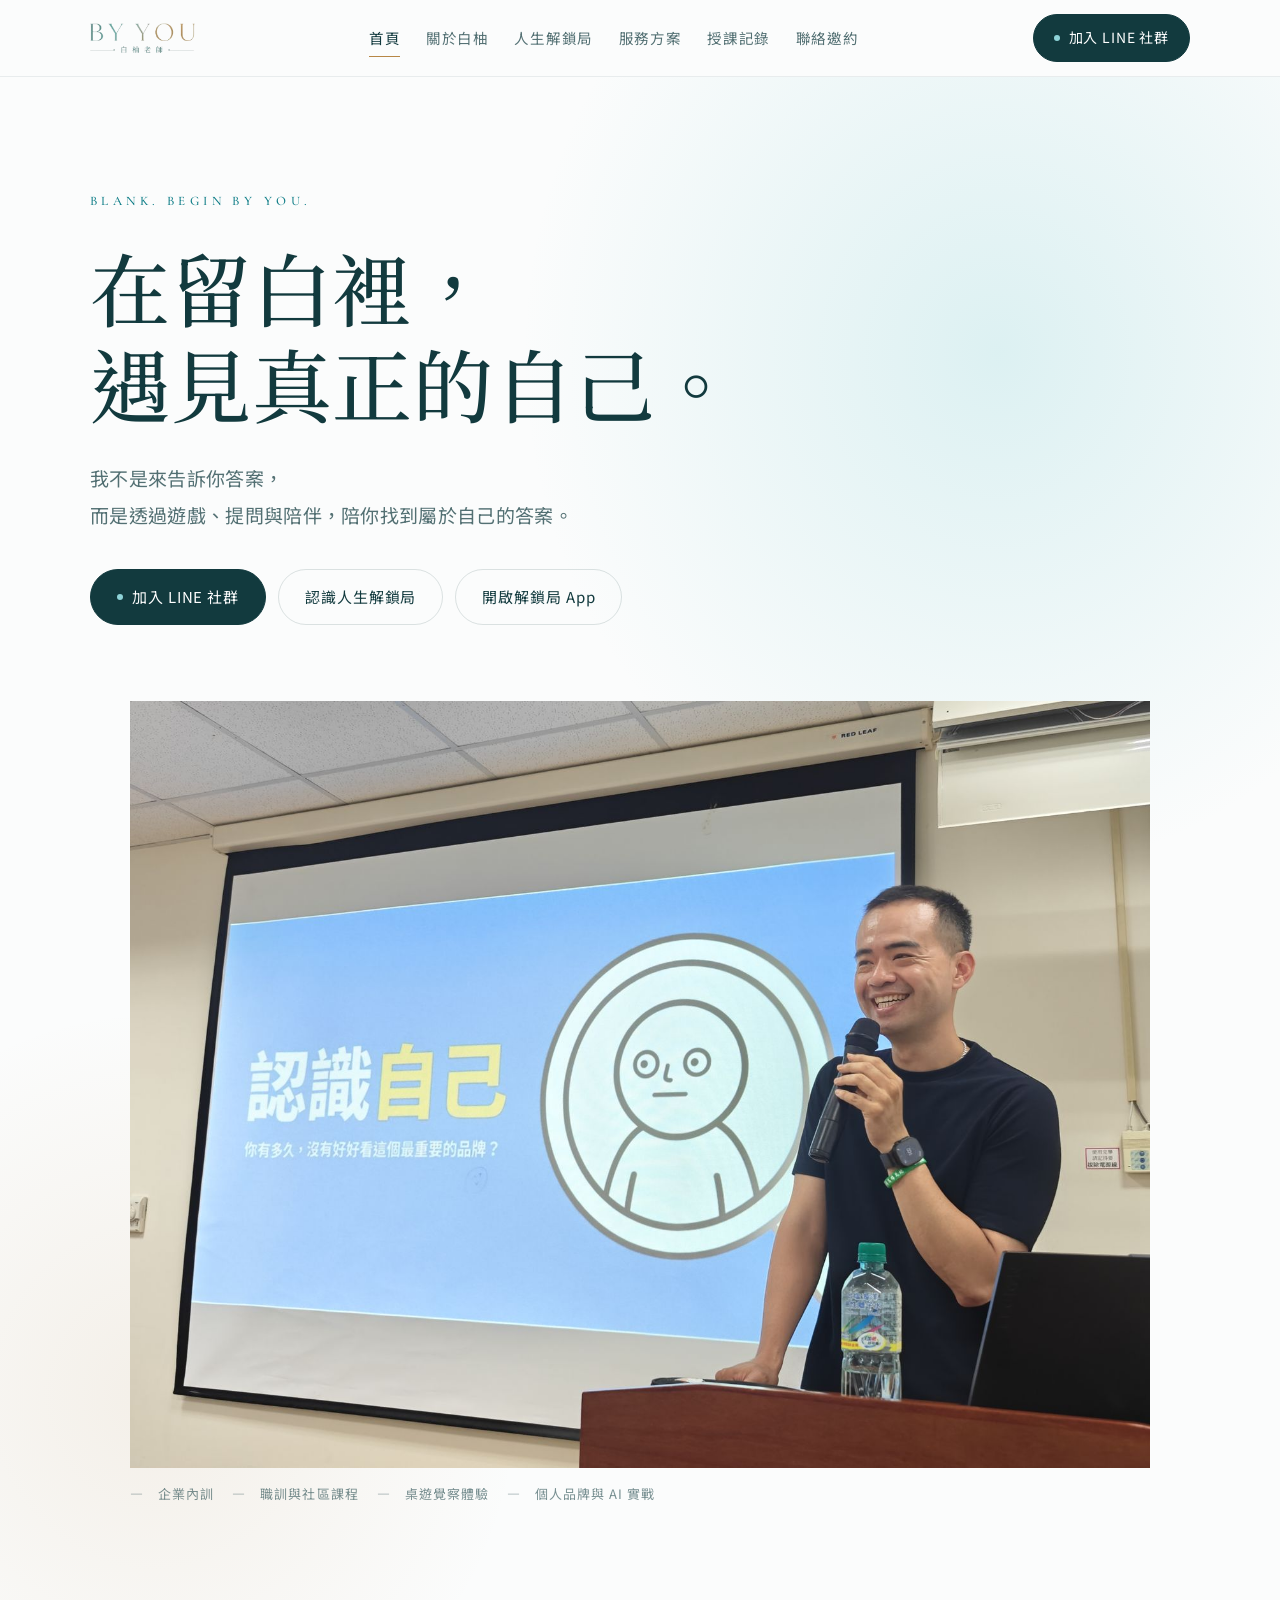
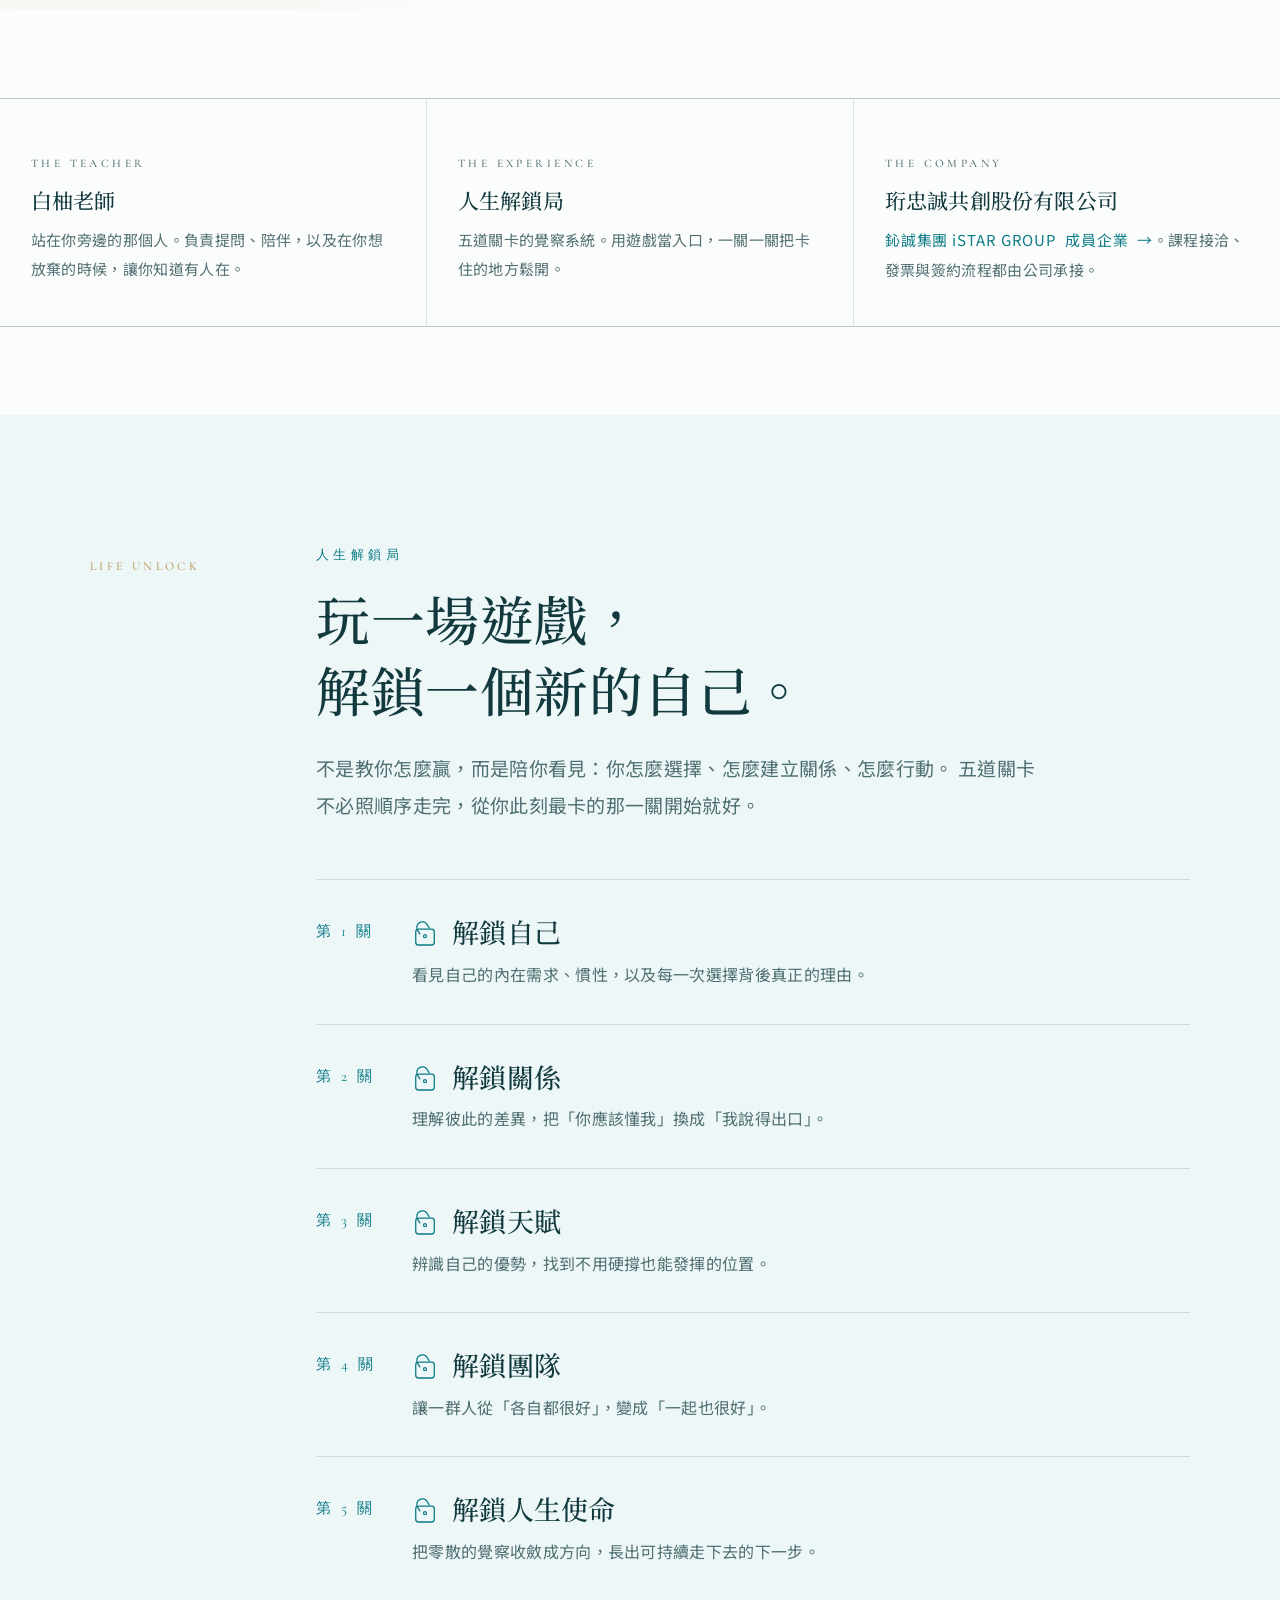
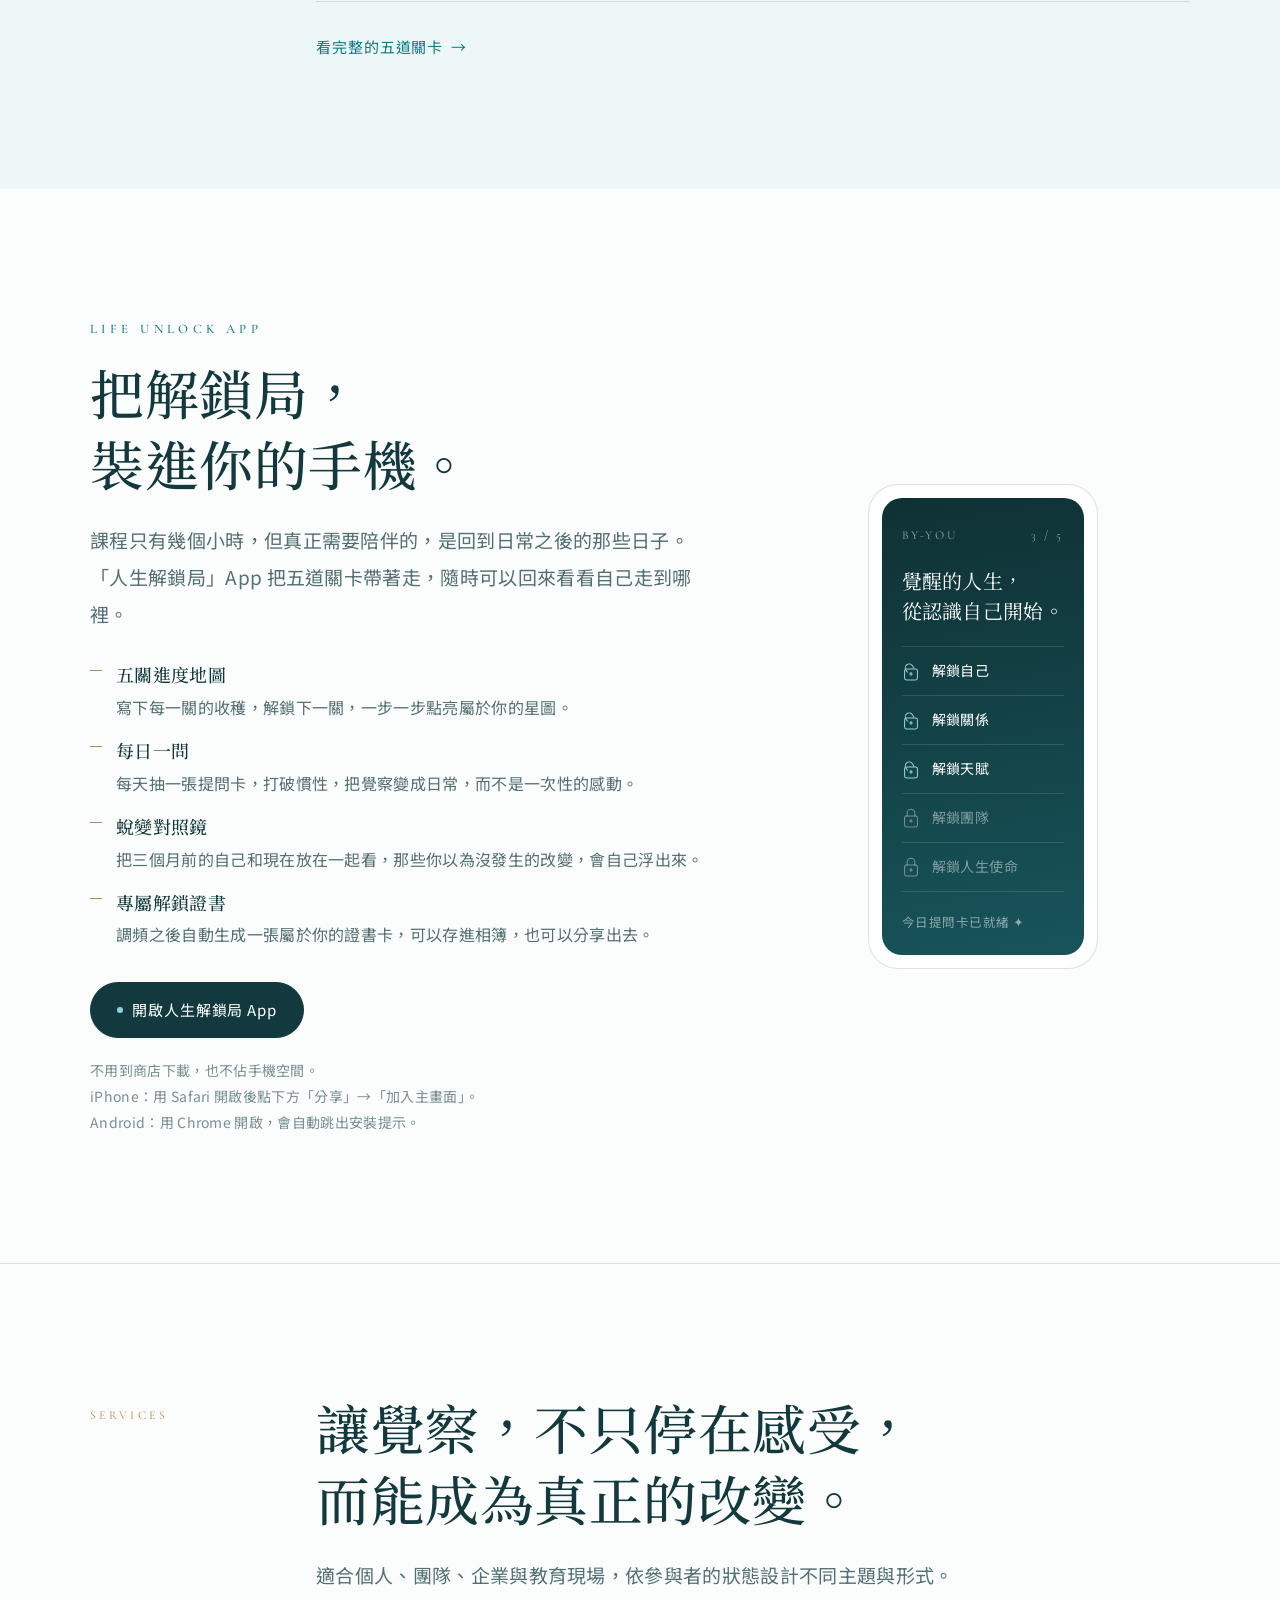
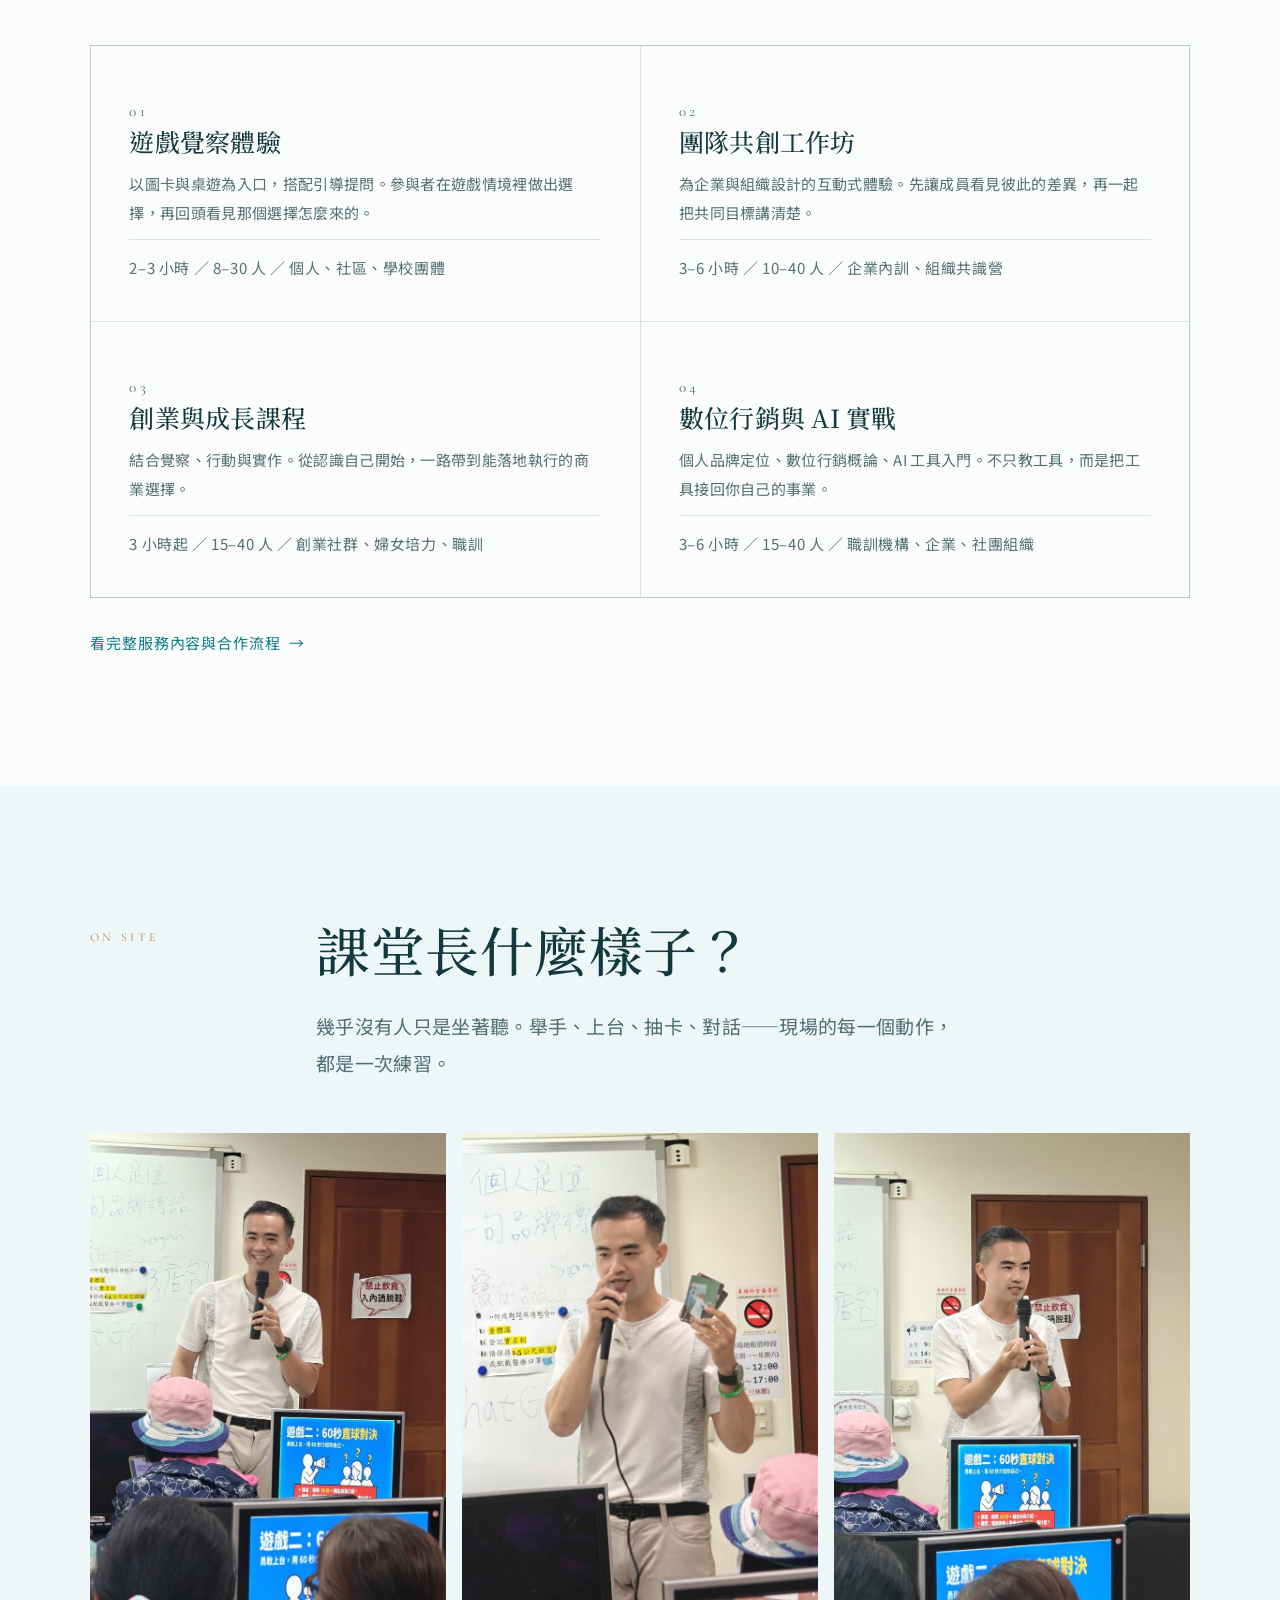
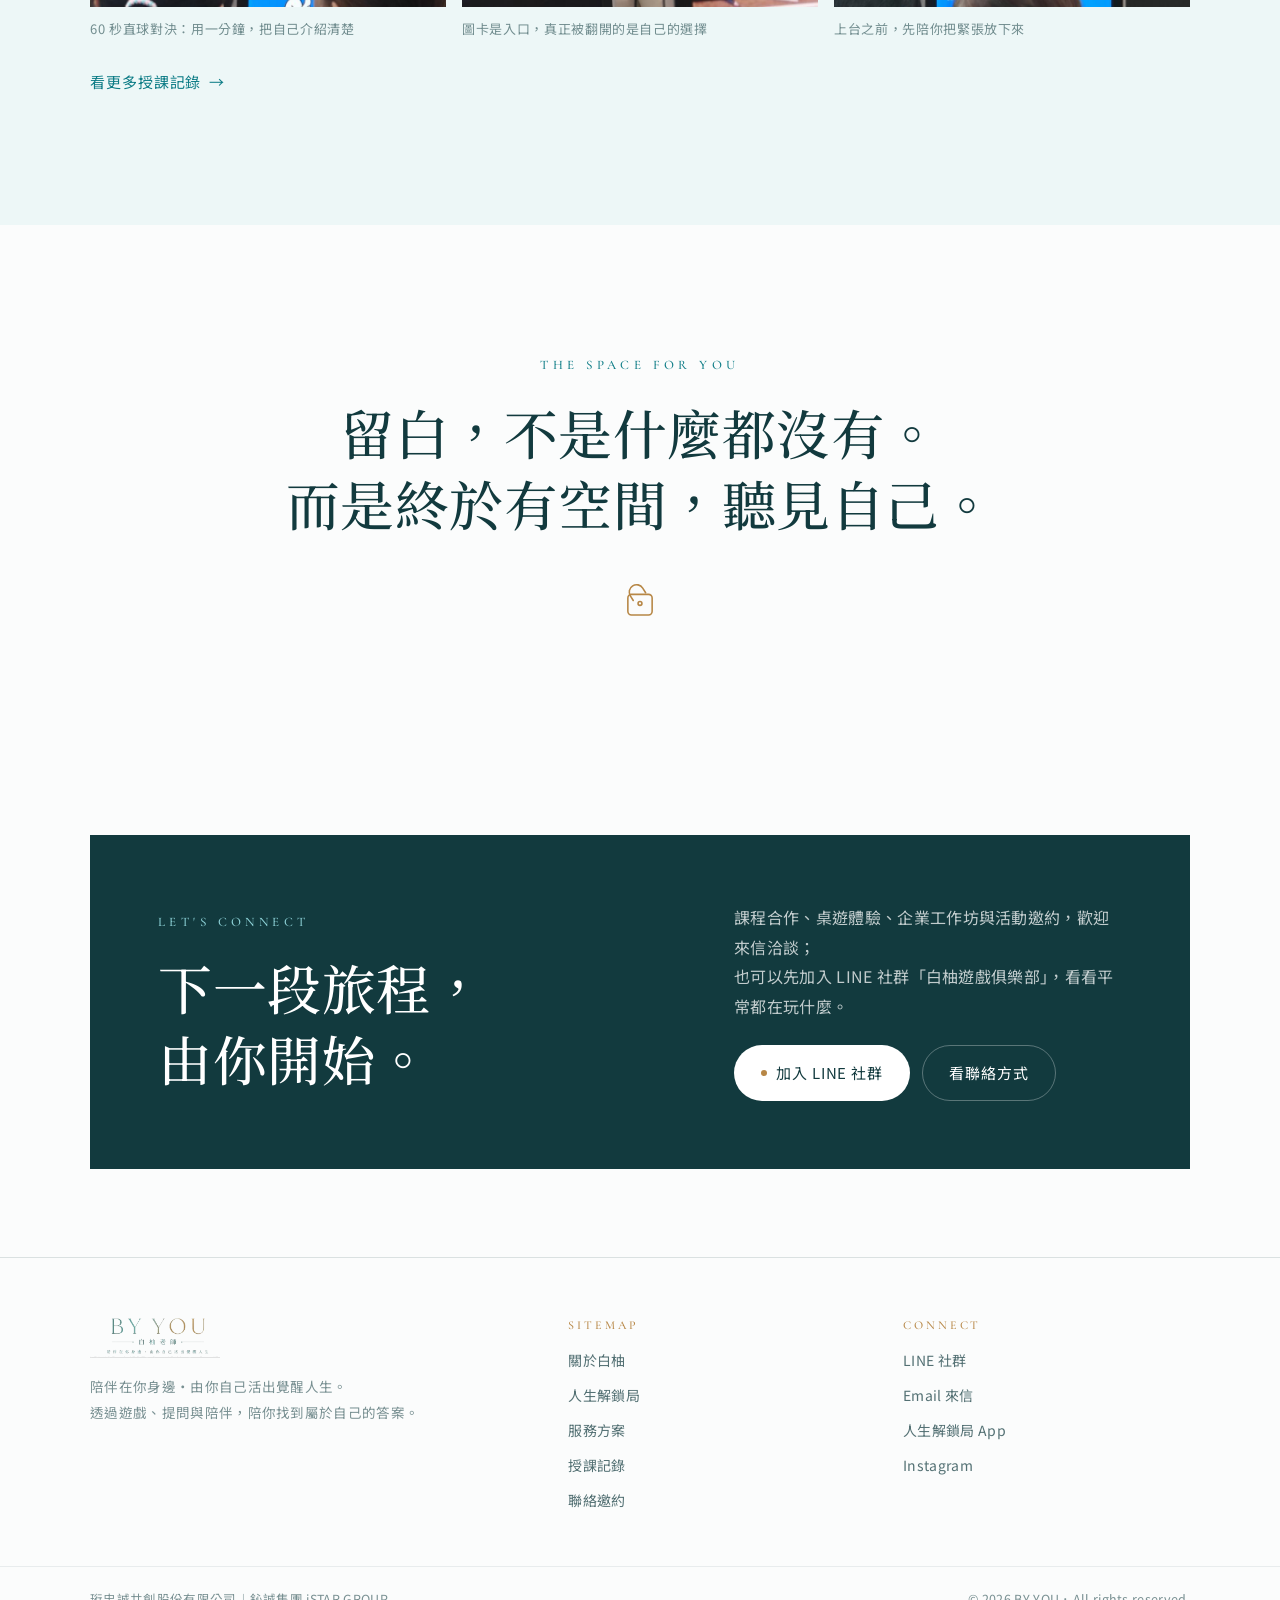
<file: index.html>
<!doctype html>
<html lang="zh-Hant">
<head>
<meta charset="utf-8">
<meta name="viewport" content="width=device-width,initial-scale=1">
<title>白柚老師 BY YOU｜在留白裡，遇見真正的自己</title>
<meta name="description" content="白柚老師透過遊戲、提問與陪伴，陪你看見自己、理解自己，活出由你選擇的人生。提供遊戲覺察體驗、團隊共創工作坊、創業成長課程與數位行銷 AI 實戰。">
<meta name="theme-color" content="#123a3e">
<meta property="og:type" content="website">
<meta property="og:site_name" content="BY YOU｜白柚老師">
<meta property="og:title" content="白柚老師 BY YOU｜在留白裡，遇見真正的自己">
<meta property="og:description" content="白柚老師透過遊戲、提問與陪伴，陪你看見自己、理解自己，活出由你選擇的人生。提供遊戲覺察體驗、團隊共創工作坊、創業成長課程與數位行銷 AI 實戰。">
<meta property="og:image" content="assets/img/og-cover.jpg">
<meta property="og:locale" content="zh_TW">
<meta name="twitter:card" content="summary_large_image">
<link rel="icon" href="favicon.svg" type="image/svg+xml">
<link rel="apple-touch-icon" href="assets/img/apple-touch-icon.png">
<link rel="preconnect" href="https://fonts.googleapis.com">
<link rel="preconnect" href="https://fonts.gstatic.com" crossorigin>
<link rel="stylesheet" href="https://fonts.googleapis.com/css2?family=Cormorant+Garamond:wght@300;400;500&family=Noto+Sans+TC:wght@300;400;500&family=Noto+Serif+TC:wght@400;500;600&display=swap">
<link rel="stylesheet" href="assets/css/style.css">
</head>
<body>
<a class="skip" href="#main">跳到主要內容</a>
<header class="hd">
  <div class="hd__in">
    <a class="hd__logo" href="index.html" aria-label="BY YOU 白柚老師 首頁">
      <img src="assets/img/logo-mark.png" alt="BY YOU 白柚老師" width="332" height="95">
    </a>
    <nav class="hd__nav" aria-label="主選單"><a href="index.html" aria-current="page">首頁</a><a href="about.html">關於白柚</a><a href="unlock.html">人生解鎖局</a><a href="services.html">服務方案</a><a href="gallery.html">授課記錄</a><a href="contact.html">聯絡邀約</a></nav>
    <a class="btn btn--solid hd__cta" data-link="line" href="contact.html">
      <span class="btn__dot"></span>加入 LINE 社群
    </a>
    <button class="hd__burger" type="button" aria-label="開啟選單" aria-expanded="false" aria-controls="mobile-menu">
      <span></span>
    </button>
  </div>
</header>
<nav class="menu" id="mobile-menu" aria-label="行動版選單">
  <a href="index.html" aria-current="page">首頁</a><a href="about.html">關於白柚</a><a href="unlock.html">人生解鎖局</a><a href="services.html">服務方案</a><a href="gallery.html">授課記錄</a><a href="contact.html">聯絡邀約</a>
  <a class="btn btn--solid" data-link="line" href="contact.html"><span class="btn__dot"></span>加入 LINE 社群</a>
</nav>

<main id="main">
<section class="hero">
  <div class="hero__in">
    <p class="eyebrow">Blank. Begin by you.</p>
    <h1 class="h-xl">在留白裡，<br>遇見真正的自己。</h1>
    <p class="lede">我不是來告訴你答案，<br>而是透過遊戲、提問與陪伴，陪你找到屬於自己的答案。</p>
    <div class="btns">
      <a class="btn btn--solid" data-link="line" href="contact.html"><span class="btn__dot"></span>加入 LINE 社群</a>
      <a class="btn" href="unlock.html">認識人生解鎖局</a>
      <a class="btn" data-link="app" href="https://by-you.vercel.app/" target="_blank" rel="noopener">開啟解鎖局 App</a>
    </div>
    <figure class="hero__fig" data-reveal>
      <img src="assets/img/gallery/talk-know-yourself.jpg" alt="白柚老師在課堂上帶領「認識自己」單元" width="1600" height="1203" fetchpriority="high">
      <figcaption class="hero__cap">
        <span>企業內訓</span><span>職訓與社區課程</span><span>桌遊覺察體驗</span><span>個人品牌與 AI 實戰</span>
      </figcaption>
    </figure>
  </div>
</section>

<section class="sec--tight">
  <div class="tri">
    <article data-reveal>
      <p class="eyebrow">The teacher</p>
      <h3>白柚老師</h3>
      <p>站在你旁邊的那個人。負責提問、陪伴，以及在你想放棄的時候，讓你知道有人在。</p>
    </article>
    <article data-reveal>
      <p class="eyebrow">The experience</p>
      <h3>人生解鎖局</h3>
      <p>五道關卡的覺察系統。用遊戲當入口，一關一關把卡住的地方鬆開。</p>
    </article>
    <article data-reveal>
      <p class="eyebrow">The company</p>
      <h3><span data-text="company">珩忠誠共創股份有限公司</span></h3>
      <p><a class="tlink" data-link="group" href="https://www.iwillstar.com/"><span data-text="groupName">鈊誠集團</span>成員企業</a>。課程接洽、發票與簽約流程都由公司承接。</p>
    </article>
  </div>
</section>

<section class="sec sec--mist">
  <div class="wrap">
    <div class="rail">
      <p class="label">Life unlock</p>
      <div>
        <p class="eyebrow">人生解鎖局</p>
        <h2 class="h-lg" style="margin-top:16px">玩一場遊戲，<br>解鎖一個新的自己。</h2>
        <p class="lede" style="margin-top:24px;max-width:38em">
          不是教你怎麼贏，而是陪你看見：你怎麼選擇、怎麼建立關係、怎麼行動。
          五道關卡不必照順序走完，從你此刻最卡的那一關開始就好。</p>
        <div class="track">
  <article class="gate" data-i="0">
    <div class="gate__no">第 1 關</div>
    <div>
      <div class="gate__hd"><svg class="lock" viewBox="0 0 28 34" aria-hidden="true"><path class="lock__shackle" d="M8 14V9.5a6 6 0 0 1 12 0V14"/><rect x="4" y="14" width="20" height="17" rx="3"/><circle cx="14" cy="21.5" r="1.6"/></svg><h3>解鎖自己</h3></div>
      <p>看見自己的內在需求、慣性，以及每一次選擇背後真正的理由。</p>
      
    </div>
  </article>
  <article class="gate" data-i="1">
    <div class="gate__no">第 2 關</div>
    <div>
      <div class="gate__hd"><svg class="lock" viewBox="0 0 28 34" aria-hidden="true"><path class="lock__shackle" d="M8 14V9.5a6 6 0 0 1 12 0V14"/><rect x="4" y="14" width="20" height="17" rx="3"/><circle cx="14" cy="21.5" r="1.6"/></svg><h3>解鎖關係</h3></div>
      <p>理解彼此的差異，把「你應該懂我」換成「我說得出口」。</p>
      
    </div>
  </article>
  <article class="gate" data-i="2">
    <div class="gate__no">第 3 關</div>
    <div>
      <div class="gate__hd"><svg class="lock" viewBox="0 0 28 34" aria-hidden="true"><path class="lock__shackle" d="M8 14V9.5a6 6 0 0 1 12 0V14"/><rect x="4" y="14" width="20" height="17" rx="3"/><circle cx="14" cy="21.5" r="1.6"/></svg><h3>解鎖天賦</h3></div>
      <p>辨識自己的優勢，找到不用硬撐也能發揮的位置。</p>
      
    </div>
  </article>
  <article class="gate" data-i="3">
    <div class="gate__no">第 4 關</div>
    <div>
      <div class="gate__hd"><svg class="lock" viewBox="0 0 28 34" aria-hidden="true"><path class="lock__shackle" d="M8 14V9.5a6 6 0 0 1 12 0V14"/><rect x="4" y="14" width="20" height="17" rx="3"/><circle cx="14" cy="21.5" r="1.6"/></svg><h3>解鎖團隊</h3></div>
      <p>讓一群人從「各自都很好」，變成「一起也很好」。</p>
      
    </div>
  </article>
  <article class="gate" data-i="4">
    <div class="gate__no">第 5 關</div>
    <div>
      <div class="gate__hd"><svg class="lock" viewBox="0 0 28 34" aria-hidden="true"><path class="lock__shackle" d="M8 14V9.5a6 6 0 0 1 12 0V14"/><rect x="4" y="14" width="20" height="17" rx="3"/><circle cx="14" cy="21.5" r="1.6"/></svg><h3>解鎖人生使命</h3></div>
      <p>把零散的覺察收斂成方向，長出可持續走下去的下一步。</p>
      
    </div>
  </article>
</div>
        <p style="margin-top:30px"><a class="tlink" href="unlock.html">看完整的五道關卡</a></p>
      </div>
    </div>
  </div>
</section>

<section class="sec" id="app">
  <div class="wrap">
    <div class="appbox">
      <div>
        <p class="eyebrow">Life unlock app</p>
        <h2 class="h-lg" style="margin-top:16px">把解鎖局，<br>裝進你的手機。</h2>
        <p class="lede" style="margin-top:22px;max-width:34em">課程只有幾個小時，但真正需要陪伴的，是回到日常之後的那些日子。「人生解鎖局」App 把五道關卡帶著走，隨時可以回來看看自己走到哪裡。</p>
        <ul class="ticks"><li><b>五關進度地圖</b>寫下每一關的收穫，解鎖下一關，一步一步點亮屬於你的星圖。</li><li><b>每日一問</b>每天抽一張提問卡，打破慣性，把覺察變成日常，而不是一次性的感動。</li><li><b>蛻變對照鏡</b>把三個月前的自己和現在放在一起看，那些你以為沒發生的改變，會自己浮出來。</li><li><b>專屬解鎖證書</b>調頻之後自動生成一張屬於你的證書卡，可以存進相簿，也可以分享出去。</li></ul>
        <div class="btns" style="margin-top:32px">
          <a class="btn btn--solid" data-link="app" href="https://by-you.vercel.app/" target="_blank" rel="noopener">
            <span class="btn__dot"></span>開啟人生解鎖局 App
          </a>
        </div>
        <p class="appnote">不用到商店下載，也不佔手機空間。<br>
          iPhone：用 Safari 開啟後點下方「分享」→「加入主畫面」。<br>
          Android：用 Chrome 開啟，會自動跳出安裝提示。</p>
      </div>
      <div class="phone" aria-hidden="true">
      <div class="phone__scr">
        <div class="phone__bar"><span>BY-YOU</span><span>3 / 5</span></div>
        <p class="phone__t">覺醒的人生，<br>從認識自己開始。</p>
        <div class="pgates"><div class="pg on"><svg class="lock" viewBox="0 0 28 34" aria-hidden="true"><path class="lock__shackle" d="M8 14V9.5a6 6 0 0 1 12 0V14"/><rect x="4" y="14" width="20" height="17" rx="3"/><circle cx="14" cy="21.5" r="1.6"/></svg><span>解鎖自己</span></div><div class="pg on"><svg class="lock" viewBox="0 0 28 34" aria-hidden="true"><path class="lock__shackle" d="M8 14V9.5a6 6 0 0 1 12 0V14"/><rect x="4" y="14" width="20" height="17" rx="3"/><circle cx="14" cy="21.5" r="1.6"/></svg><span>解鎖關係</span></div><div class="pg on"><svg class="lock" viewBox="0 0 28 34" aria-hidden="true"><path class="lock__shackle" d="M8 14V9.5a6 6 0 0 1 12 0V14"/><rect x="4" y="14" width="20" height="17" rx="3"/><circle cx="14" cy="21.5" r="1.6"/></svg><span>解鎖天賦</span></div><div class="pg"><svg class="lock" viewBox="0 0 28 34" aria-hidden="true"><path class="lock__shackle" d="M8 14V9.5a6 6 0 0 1 12 0V14"/><rect x="4" y="14" width="20" height="17" rx="3"/><circle cx="14" cy="21.5" r="1.6"/></svg><span>解鎖團隊</span></div><div class="pg"><svg class="lock" viewBox="0 0 28 34" aria-hidden="true"><path class="lock__shackle" d="M8 14V9.5a6 6 0 0 1 12 0V14"/><rect x="4" y="14" width="20" height="17" rx="3"/><circle cx="14" cy="21.5" r="1.6"/></svg><span>解鎖人生使命</span></div></div>
        <p class="phone__f">今日提問卡已就緒 ✦</p>
      </div>
    </div>
    </div>
  </div>
</section>

<section class="sec sec--rule">
  <div class="wrap">
    <div class="rail">
      <p class="label">Services</p>
      <div>
        <h2 class="h-lg">讓覺察，不只停在感受，<br>而能成為真正的改變。</h2>
        <p class="lede" style="margin-top:22px;max-width:34em">
          適合個人、團隊、企業與教育現場，依參與者的狀態設計不同主題與形式。</p>
      </div>
    </div>
    <div class="grid grid--2">
      <article class="card" data-reveal>
        <p class="card__k">01</p>
        <h3>遊戲覺察體驗</h3><p>以圖卡與桌遊為入口，搭配引導提問。參與者在遊戲情境裡做出選擇，再回頭看見那個選擇怎麼來的。</p>
        <p class="card__meta">2–3 小時 ／ 8–30 人 ／ 個人、社區、學校團體</p>
      </article><article class="card" data-reveal>
        <p class="card__k">02</p>
        <h3>團隊共創工作坊</h3><p>為企業與組織設計的互動式體驗。先讓成員看見彼此的差異，再一起把共同目標講清楚。</p>
        <p class="card__meta">3–6 小時 ／ 10–40 人 ／ 企業內訓、組織共識營</p>
      </article><article class="card" data-reveal>
        <p class="card__k">03</p>
        <h3>創業與成長課程</h3><p>結合覺察、行動與實作。從認識自己開始，一路帶到能落地執行的商業選擇。</p>
        <p class="card__meta">3 小時起 ／ 15–40 人 ／ 創業社群、婦女培力、職訓</p>
      </article><article class="card" data-reveal>
        <p class="card__k">04</p>
        <h3>數位行銷與 AI 實戰</h3><p>個人品牌定位、數位行銷概論、AI 工具入門。不只教工具，而是把工具接回你自己的事業。</p>
        <p class="card__meta">3–6 小時 ／ 15–40 人 ／ 職訓機構、企業、社團組織</p>
      </article>
    </div>
    <p style="margin-top:30px"><a class="tlink" href="services.html">看完整服務內容與合作流程</a></p>
  </div>
</section>

<section class="sec sec--mist">
  <div class="wrap">
    <div class="rail">
      <p class="label">On site</p>
      <div>
        <h2 class="h-lg">課堂長什麼樣子？</h2>
        <p class="lede" style="margin-top:22px;max-width:34em">
          幾乎沒有人只是坐著聽。舉手、上台、抽卡、對話——現場的每一個動作，都是一次練習。</p>
      </div>
    </div>
    <div class="strip">
      <figure><a href="gallery.html">
        <img src="assets/img/thumbs/game-60sec-smile.jpg" alt="60 秒直球對決：用一分鐘，把自己介紹清楚" loading="lazy">
      </a><figcaption>60 秒直球對決：用一分鐘，把自己介紹清楚</figcaption></figure><figure><a href="gallery.html">
        <img src="assets/img/thumbs/cards-branding.jpg" alt="圖卡是入口，真正被翻開的是自己的選擇" loading="lazy">
      </a><figcaption>圖卡是入口，真正被翻開的是自己的選擇</figcaption></figure><figure><a href="gallery.html">
        <img src="assets/img/thumbs/game-60sec-guide.jpg" alt="上台之前，先陪你把緊張放下來" loading="lazy">
      </a><figcaption>上台之前，先陪你把緊張放下來</figcaption></figure>
    </div>
    <p style="margin-top:26px"><a class="tlink" href="gallery.html">看更多授課記錄</a></p>
  </div>
</section>

<section class="sec" style="text-align:center">
  <div class="wrap" data-reveal>
    <p class="eyebrow">The space for you</p>
    <h2 class="h-lg" style="margin-top:20px">留白，不是什麼都沒有。<br>而是終於有空間，聽見自己。</h2>
    <svg class="mark" viewBox="0 0 28 34" aria-hidden="true"><path class="lock__shackle" d="M8 14V9.5a6 6 0 0 1 12 0V14"/><rect x="4" y="14" width="20" height="17" rx="3"/><circle cx="14" cy="21.5" r="1.6"/></svg>
  </div>
</section>

<section class="sec sec--tight">
  <div class="wrap">
    <div class="cta" data-reveal>
      <div>
        <p class="eyebrow">Let's connect</p>
        <h2 class="h-lg">下一段旅程，<br>由你開始。</h2>
      </div>
      <div>
        <p>課程合作、桌遊體驗、企業工作坊與活動邀約，歡迎來信洽談；<br>也可以先加入 LINE 社群「白柚遊戲俱樂部」，看看平常都在玩什麼。</p>
        <div class="btns">
          <a class="btn btn--light" data-link="line" href="contact.html"><span class="btn__dot"></span>加入 LINE 社群</a>
          <a class="btn" href="contact.html">看聯絡方式</a>
        </div>
      </div>
    </div>
  </div>
</section>
</main>
<footer class="ft">
  <div class="ft__in">
    <div>
      <img src="assets/img/logo.png" alt="BY YOU 白柚老師" width="463" height="142">
      <p>陪伴在你身邊・由你自己活出覺醒人生。<br>
      透過遊戲、提問與陪伴，陪你找到屬於自己的答案。</p>
    </div>
    <div>
      <h4>Sitemap</h4>
      <ul>
        <li><a href="about.html">關於白柚</a></li>
        <li><a href="unlock.html">人生解鎖局</a></li>
        <li><a href="services.html">服務方案</a></li>
        <li><a href="gallery.html">授課記錄</a></li>
        <li><a href="contact.html">聯絡邀約</a></li>
      </ul>
    </div>
    <div>
      <h4>Connect</h4>
      <ul>
        <li data-link-row><a data-link="line" href="contact.html">LINE 社群</a></li>
        <li data-link-row><a data-link="email" href="contact.html">Email 來信</a></li>
        <li><a data-link="app" href="https://by-you.vercel.app/" target="_blank" rel="noopener">人生解鎖局 App</a></li>
        <li data-link-row><a data-link="facebook" href="contact.html">Facebook</a></li>
        <li data-link-row><a data-link="instagram" href="contact.html">Instagram</a></li>
      </ul>
    </div>
  </div>
  <div class="ft__bar">
    <div>
      <span><span data-text="company">珩忠誠共創股份有限公司</span>︱<a class="ft__group" data-link="group" href="https://www.iwillstar.com/"><span data-text="groupName">鈊誠集團 iSTAR GROUP</span></a></span>
      <span>© <span data-year>2026</span> BY YOU．All rights reserved.</span>
    </div>
  </div>
</footer>
<script src="assets/js/site-config.js"></script>
<script src="assets/js/main.js"></script>
</body>
</html>
</file>
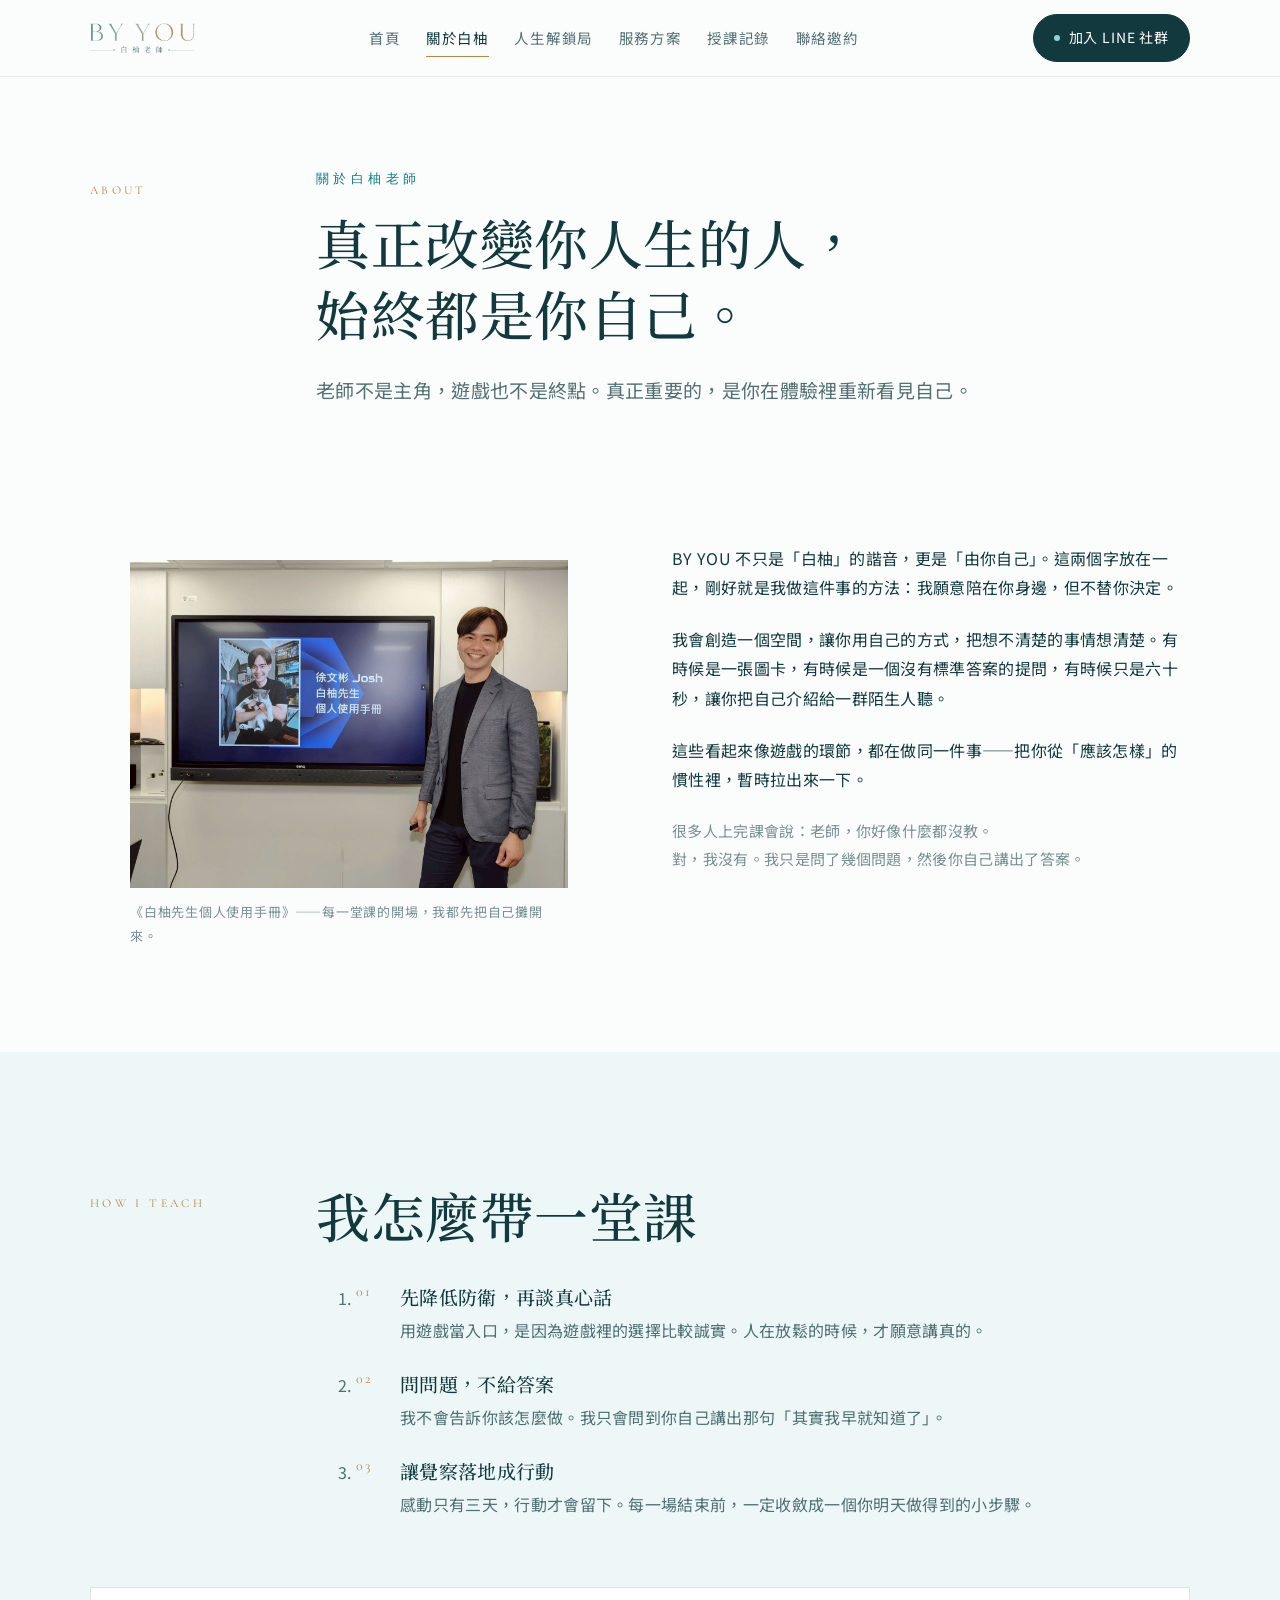
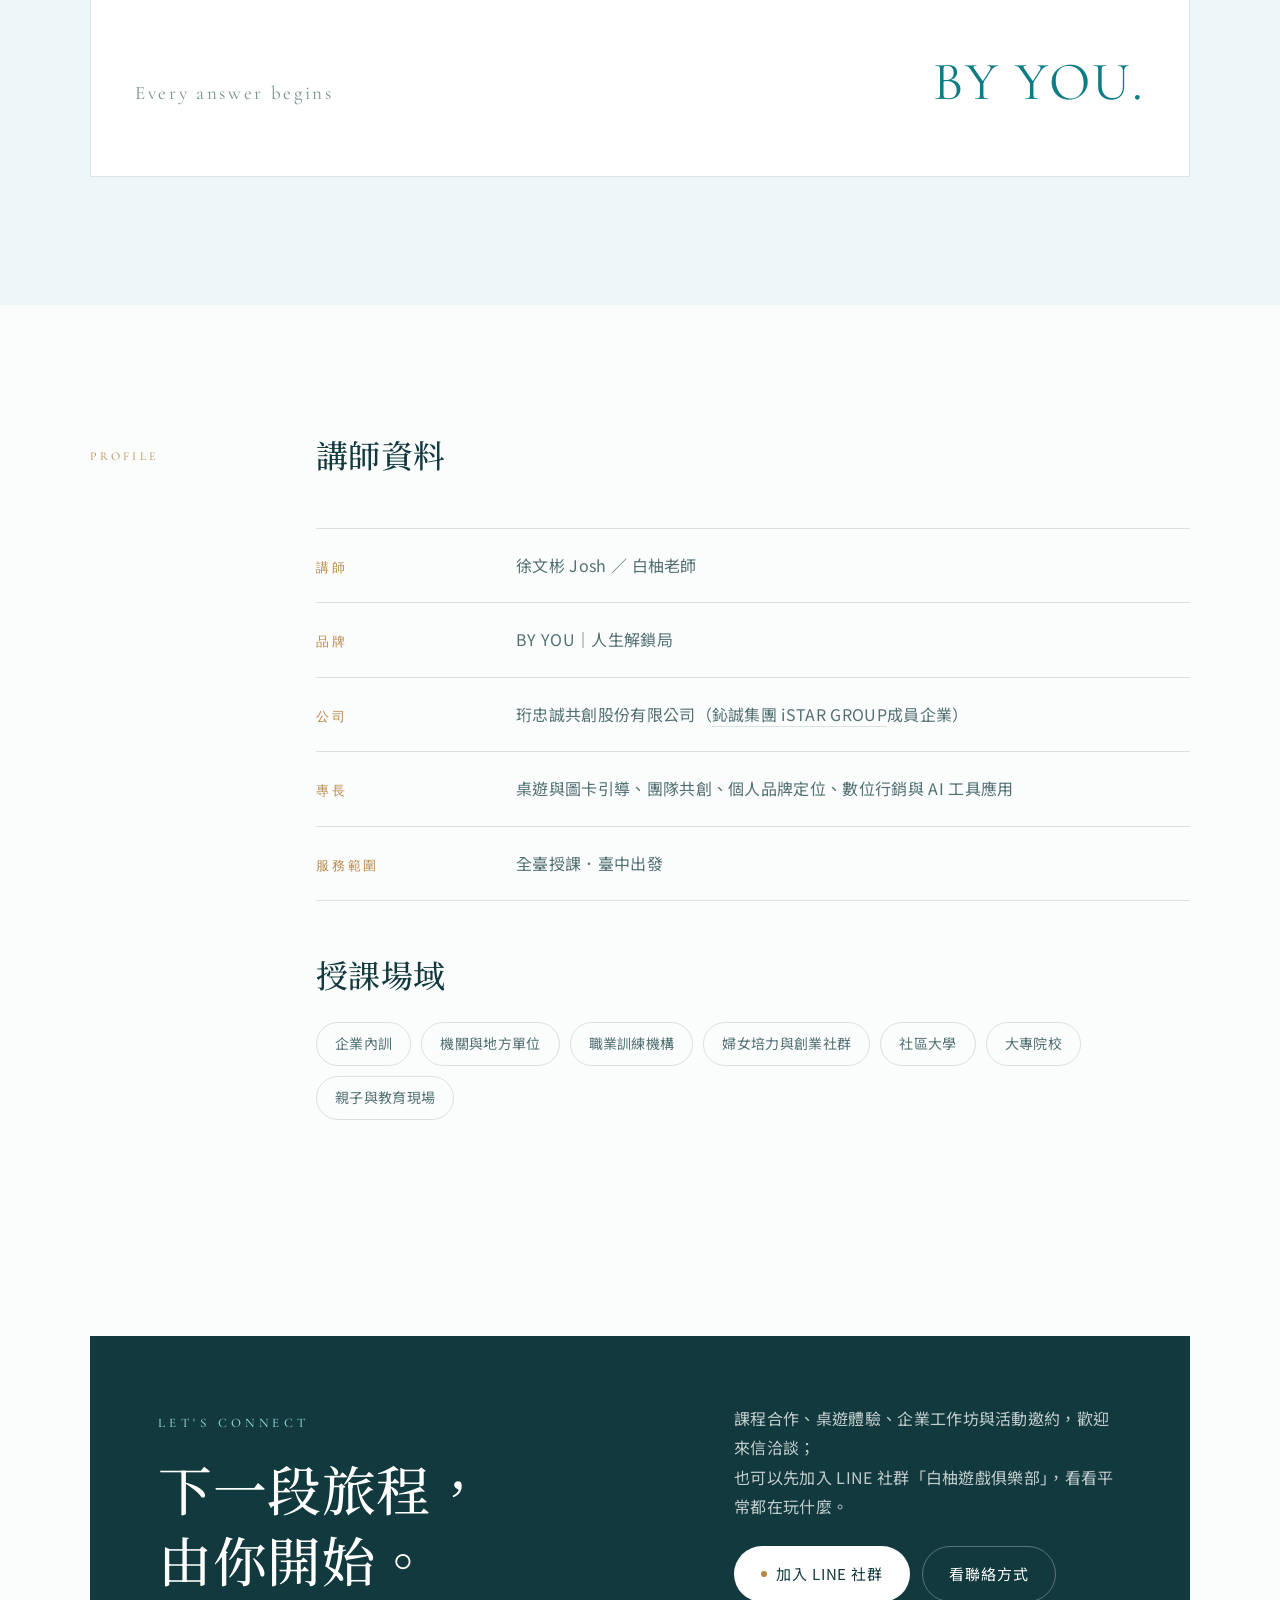
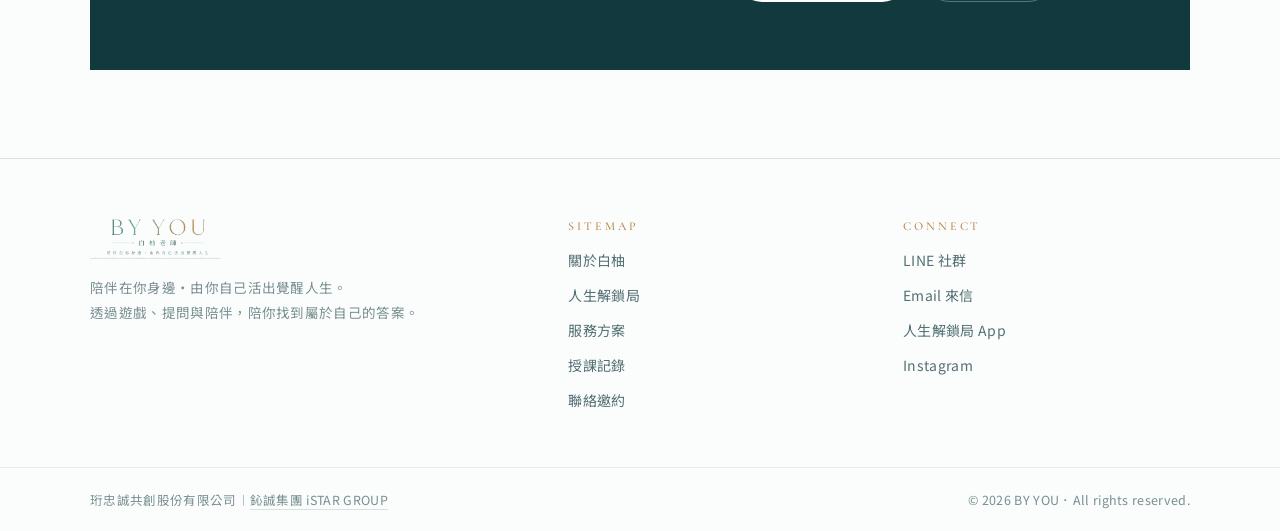
<file: about.html>
<!doctype html>
<html lang="zh-Hant">
<head>
<meta charset="utf-8">
<meta name="viewport" content="width=device-width,initial-scale=1">
<title>關於白柚老師｜BY YOU</title>
<meta name="description" content="BY YOU 不只是白柚的諧音，更是「由你自己」。認識白柚老師的教學方法、專長領域與授課場域。">
<meta name="theme-color" content="#123a3e">
<meta property="og:type" content="website">
<meta property="og:site_name" content="BY YOU｜白柚老師">
<meta property="og:title" content="關於白柚老師｜BY YOU">
<meta property="og:description" content="BY YOU 不只是白柚的諧音，更是「由你自己」。認識白柚老師的教學方法、專長領域與授課場域。">
<meta property="og:image" content="assets/img/og-cover.jpg">
<meta property="og:locale" content="zh_TW">
<meta name="twitter:card" content="summary_large_image">
<link rel="icon" href="favicon.svg" type="image/svg+xml">
<link rel="apple-touch-icon" href="assets/img/apple-touch-icon.png">
<link rel="preconnect" href="https://fonts.googleapis.com">
<link rel="preconnect" href="https://fonts.gstatic.com" crossorigin>
<link rel="stylesheet" href="https://fonts.googleapis.com/css2?family=Cormorant+Garamond:wght@300;400;500&family=Noto+Sans+TC:wght@300;400;500&family=Noto+Serif+TC:wght@400;500;600&display=swap">
<link rel="stylesheet" href="assets/css/style.css">
</head>
<body>
<a class="skip" href="#main">跳到主要內容</a>
<header class="hd">
  <div class="hd__in">
    <a class="hd__logo" href="index.html" aria-label="BY YOU 白柚老師 首頁">
      <img src="assets/img/logo-mark.png" alt="BY YOU 白柚老師" width="332" height="95">
    </a>
    <nav class="hd__nav" aria-label="主選單"><a href="index.html">首頁</a><a href="about.html" aria-current="page">關於白柚</a><a href="unlock.html">人生解鎖局</a><a href="services.html">服務方案</a><a href="gallery.html">授課記錄</a><a href="contact.html">聯絡邀約</a></nav>
    <a class="btn btn--solid hd__cta" data-link="line" href="contact.html">
      <span class="btn__dot"></span>加入 LINE 社群
    </a>
    <button class="hd__burger" type="button" aria-label="開啟選單" aria-expanded="false" aria-controls="mobile-menu">
      <span></span>
    </button>
  </div>
</header>
<nav class="menu" id="mobile-menu" aria-label="行動版選單">
  <a href="index.html">首頁</a><a href="about.html" aria-current="page">關於白柚</a><a href="unlock.html">人生解鎖局</a><a href="services.html">服務方案</a><a href="gallery.html">授課記錄</a><a href="contact.html">聯絡邀約</a>
  <a class="btn btn--solid" data-link="line" href="contact.html"><span class="btn__dot"></span>加入 LINE 社群</a>
</nav>

<main id="main">
<section class="phead">
  <div class="wrap">
    <div class="rail">
      <p class="label">About</p>
      <div>
        <p class="eyebrow">關於白柚老師</p>
        <h1 class="h-lg" style="margin-top:16px">真正改變你人生的人，<br>始終都是你自己。</h1>
        <p class="lede">老師不是主角，遊戲也不是終點。真正重要的，是你在體驗裡重新看見自己。</p>
      </div>
    </div>
  </div>
</section>

<section class="sec--tight">
  <div class="wrap">
    <div class="split">
      <figure data-reveal>
        <img src="assets/img/gallery/portrait-manual.jpg" alt="白柚老師與《白柚先生個人使用手冊》簡報" width="1536" height="1152">
        <figcaption class="figcap">《白柚先生個人使用手冊》——每一堂課的開場，我都先把自己攤開來。</figcaption>
      </figure>
      <div class="stack" data-reveal>
        <p>BY YOU 不只是「白柚」的諧音，更是「由你自己」。這兩個字放在一起，剛好就是我做這件事的方法：我願意陪在你身邊，但不替你決定。</p>
        <p>我會創造一個空間，讓你用自己的方式，把想不清楚的事情想清楚。有時候是一張圖卡，有時候是一個沒有標準答案的提問，有時候只是六十秒，讓你把自己介紹給一群陌生人聽。</p>
        <p>這些看起來像遊戲的環節，都在做同一件事——把你從「應該怎樣」的慣性裡，暫時拉出來一下。</p>
        <p class="muted">很多人上完課會說：老師，你好像什麼都沒教。<br>對，我沒有。我只是問了幾個問題，然後你自己講出了答案。</p>
      </div>
    </div>
  </div>
</section>

<section class="sec sec--mist">
  <div class="wrap">
    <div class="rail">
      <p class="label">How I teach</p>
      <div>
        <h2 class="h-lg">我怎麼帶一堂課</h2>
        <ol class="steps" style="margin-top:28px">
          <li><b>先降低防衛，再談真心話</b>用遊戲當入口，是因為遊戲裡的選擇比較誠實。人在放鬆的時候，才願意講真的。</li>
          <li><b>問問題，不給答案</b>我不會告訴你該怎麼做。我只會問到你自己講出那句「其實我早就知道了」。</li>
          <li><b>讓覺察落地成行動</b>感動只有三天，行動才會留下。每一場結束前，一定收斂成一個你明天做得到的小步驟。</li>
        </ol>
      </div>
    </div>
    <div class="quote" data-reveal>
      <span>Every answer begins</span><strong>BY YOU.</strong>
    </div>
  </div>
</section>

<section class="sec">
  <div class="wrap">
    <div class="rail">
      <p class="label">Profile</p>
      <div>
        <h2 class="h-md">講師資料</h2>
        <dl class="info">
          <div><dt>講師</dt><dd>徐文彬 Josh ／ 白柚老師</dd></div>
          <div><dt>品牌</dt><dd>BY YOU｜人生解鎖局</dd></div>
          <div><dt>公司</dt><dd><span data-text="company">珩忠誠共創股份有限公司</span>（<a data-link="group" href="https://www.iwillstar.com/"><span data-text="groupName">鈊誠集團</span></a>成員企業）</dd></div>
          <div><dt>專長</dt><dd>桌遊與圖卡引導、團隊共創、個人品牌定位、數位行銷與 AI 工具應用</dd></div>
          <div data-link-row><dt>服務範圍</dt><dd><span data-text="serviceArea">全臺授課．臺中出發</span></dd></div>
        </dl>
        <h3 class="h-md" style="margin-top:52px">授課場域</h3>
        <ul class="tags">
          <li>企業內訓</li><li>機關與地方單位</li><li>職業訓練機構</li>
          <li>婦女培力與創業社群</li><li>社區大學</li><li>大專院校</li><li>親子與教育現場</li>
        </ul>
      </div>
    </div>
  </div>
</section>

<section class="sec sec--tight">
  <div class="wrap">
    <div class="cta" data-reveal>
      <div>
        <p class="eyebrow">Let's connect</p>
        <h2 class="h-lg">下一段旅程，<br>由你開始。</h2>
      </div>
      <div>
        <p>課程合作、桌遊體驗、企業工作坊與活動邀約，歡迎來信洽談；<br>也可以先加入 LINE 社群「白柚遊戲俱樂部」，看看平常都在玩什麼。</p>
        <div class="btns">
          <a class="btn btn--light" data-link="line" href="contact.html"><span class="btn__dot"></span>加入 LINE 社群</a>
          <a class="btn" href="contact.html">看聯絡方式</a>
        </div>
      </div>
    </div>
  </div>
</section>
</main>
<footer class="ft">
  <div class="ft__in">
    <div>
      <img src="assets/img/logo.png" alt="BY YOU 白柚老師" width="463" height="142">
      <p>陪伴在你身邊・由你自己活出覺醒人生。<br>
      透過遊戲、提問與陪伴，陪你找到屬於自己的答案。</p>
    </div>
    <div>
      <h4>Sitemap</h4>
      <ul>
        <li><a href="about.html">關於白柚</a></li>
        <li><a href="unlock.html">人生解鎖局</a></li>
        <li><a href="services.html">服務方案</a></li>
        <li><a href="gallery.html">授課記錄</a></li>
        <li><a href="contact.html">聯絡邀約</a></li>
      </ul>
    </div>
    <div>
      <h4>Connect</h4>
      <ul>
        <li data-link-row><a data-link="line" href="contact.html">LINE 社群</a></li>
        <li data-link-row><a data-link="email" href="contact.html">Email 來信</a></li>
        <li><a data-link="app" href="https://by-you.vercel.app/" target="_blank" rel="noopener">人生解鎖局 App</a></li>
        <li data-link-row><a data-link="facebook" href="contact.html">Facebook</a></li>
        <li data-link-row><a data-link="instagram" href="contact.html">Instagram</a></li>
      </ul>
    </div>
  </div>
  <div class="ft__bar">
    <div>
      <span><span data-text="company">珩忠誠共創股份有限公司</span>︱<a class="ft__group" data-link="group" href="https://www.iwillstar.com/"><span data-text="groupName">鈊誠集團 iSTAR GROUP</span></a></span>
      <span>© <span data-year>2026</span> BY YOU．All rights reserved.</span>
    </div>
  </div>
</footer>
<script src="assets/js/site-config.js"></script>
<script src="assets/js/main.js"></script>
</body>
</html>
</file>
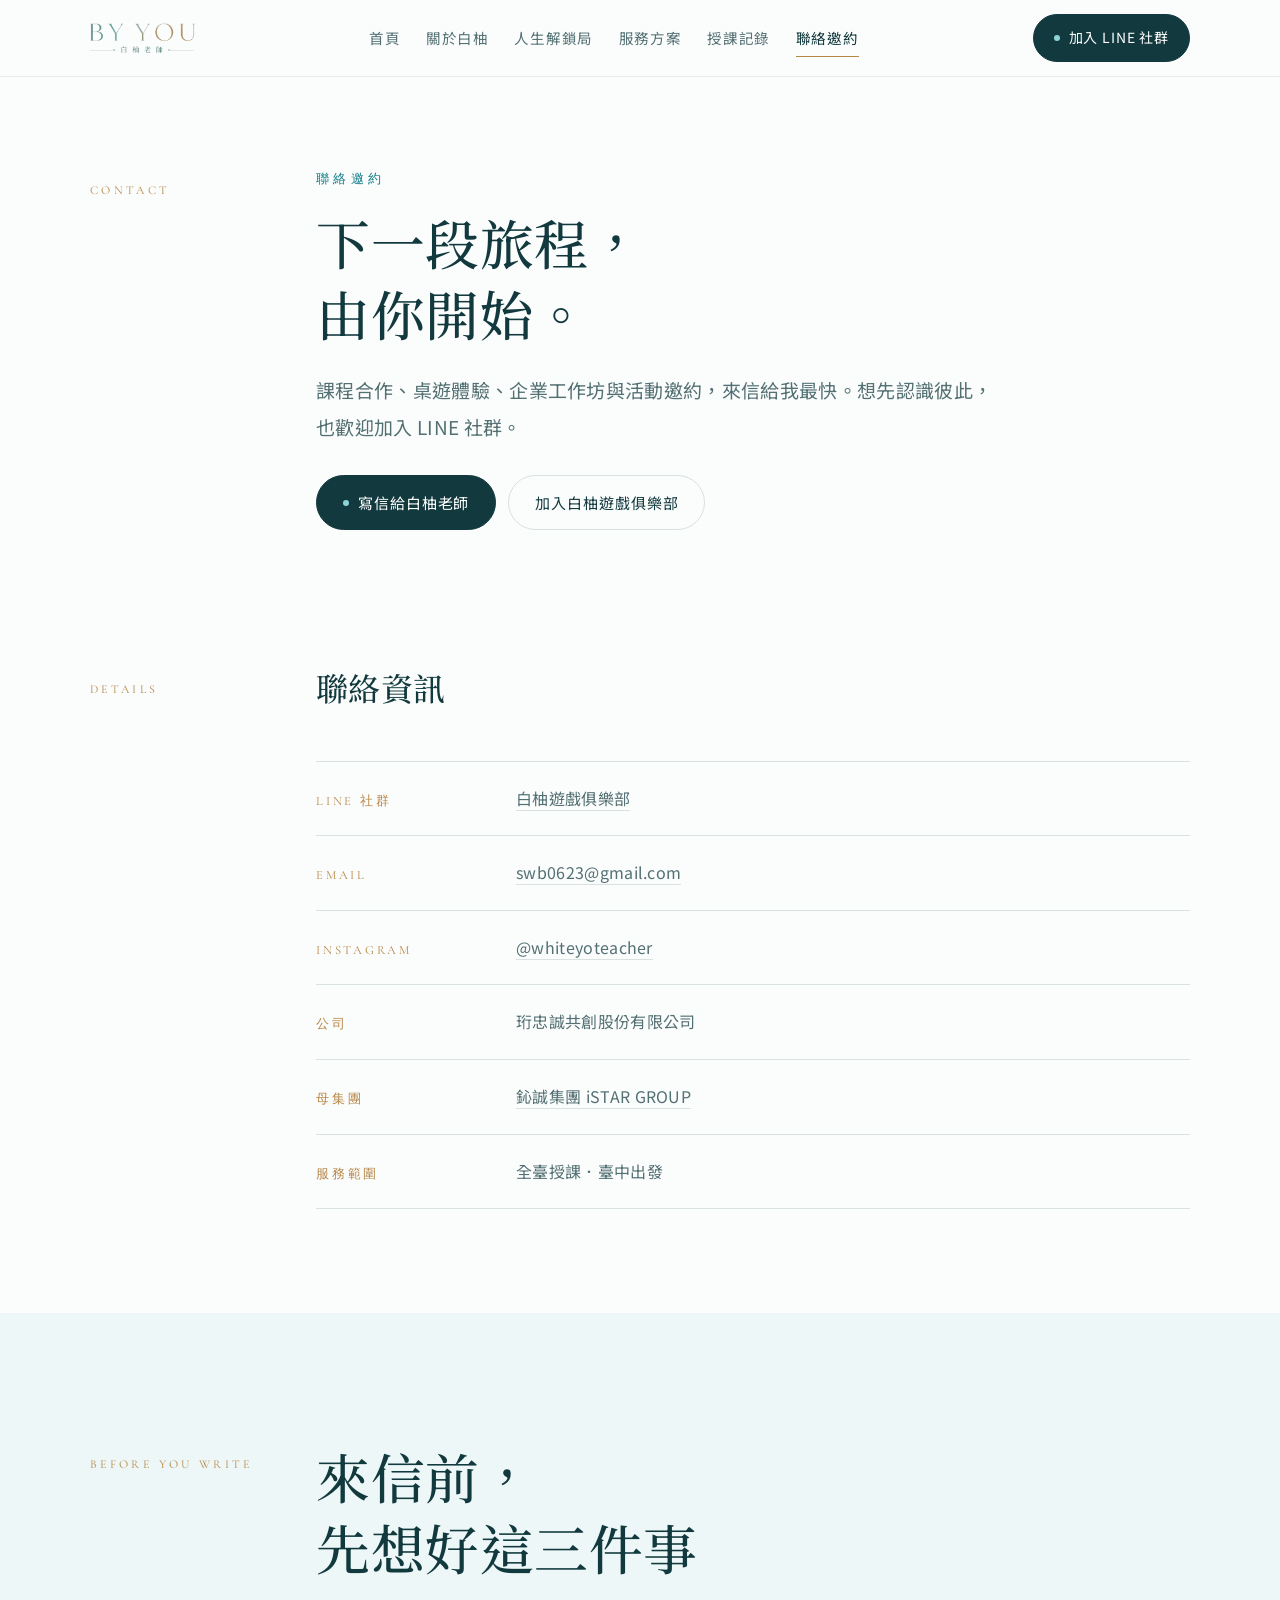
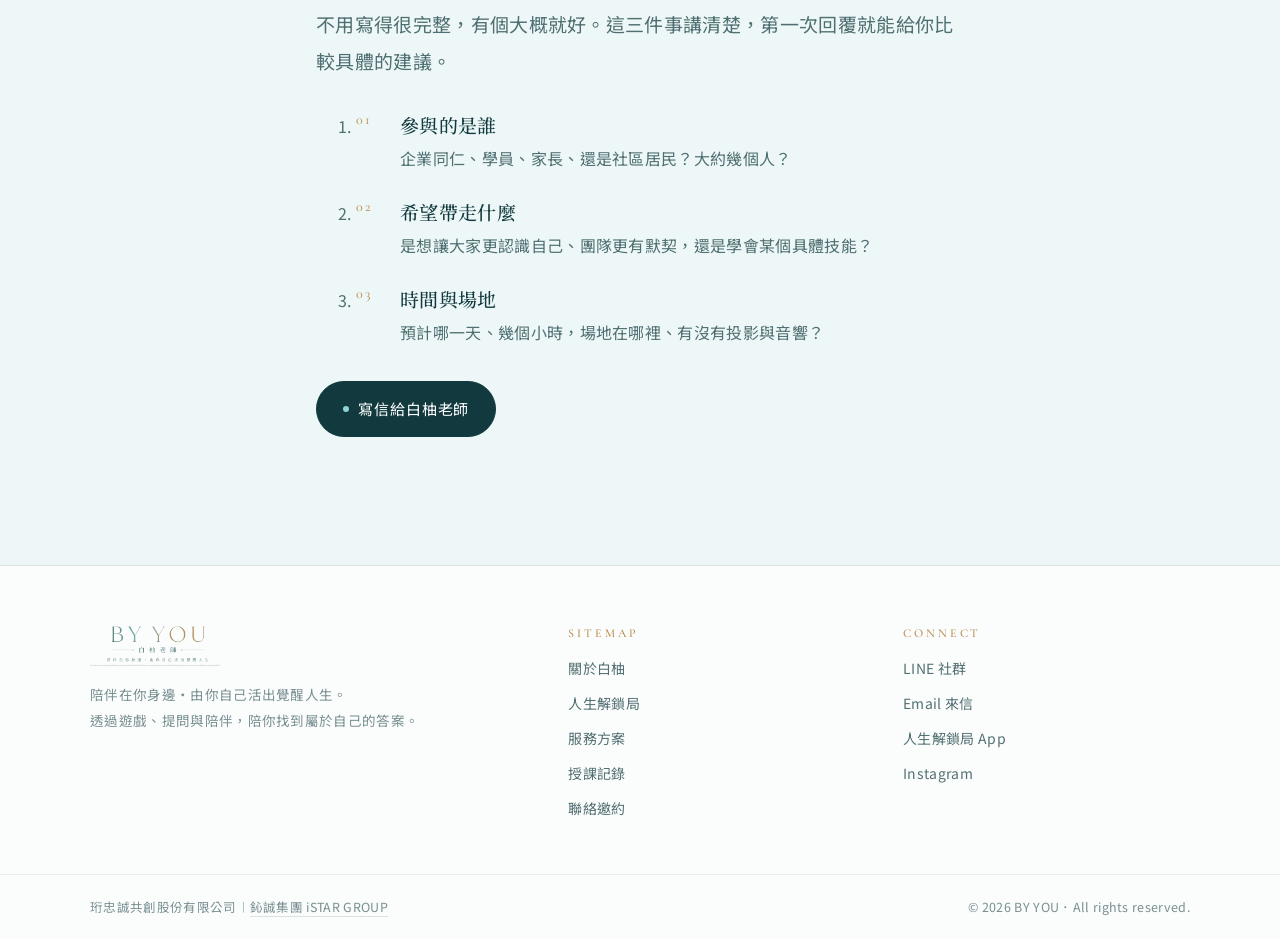
<file: contact.html>
<!doctype html>
<html lang="zh-Hant">
<head>
<meta charset="utf-8">
<meta name="viewport" content="width=device-width,initial-scale=1">
<title>聯絡邀約｜BY YOU 白柚老師</title>
<meta name="description" content="課程合作、桌遊體驗、企業工作坊與活動邀約，歡迎加 LINE 或來信聯繫白柚老師。">
<meta name="theme-color" content="#123a3e">
<meta property="og:type" content="website">
<meta property="og:site_name" content="BY YOU｜白柚老師">
<meta property="og:title" content="聯絡邀約｜BY YOU 白柚老師">
<meta property="og:description" content="課程合作、桌遊體驗、企業工作坊與活動邀約，歡迎加 LINE 或來信聯繫白柚老師。">
<meta property="og:image" content="assets/img/og-cover.jpg">
<meta property="og:locale" content="zh_TW">
<meta name="twitter:card" content="summary_large_image">
<link rel="icon" href="favicon.svg" type="image/svg+xml">
<link rel="apple-touch-icon" href="assets/img/apple-touch-icon.png">
<link rel="preconnect" href="https://fonts.googleapis.com">
<link rel="preconnect" href="https://fonts.gstatic.com" crossorigin>
<link rel="stylesheet" href="https://fonts.googleapis.com/css2?family=Cormorant+Garamond:wght@300;400;500&family=Noto+Sans+TC:wght@300;400;500&family=Noto+Serif+TC:wght@400;500;600&display=swap">
<link rel="stylesheet" href="assets/css/style.css">
</head>
<body>
<a class="skip" href="#main">跳到主要內容</a>
<header class="hd">
  <div class="hd__in">
    <a class="hd__logo" href="index.html" aria-label="BY YOU 白柚老師 首頁">
      <img src="assets/img/logo-mark.png" alt="BY YOU 白柚老師" width="332" height="95">
    </a>
    <nav class="hd__nav" aria-label="主選單"><a href="index.html">首頁</a><a href="about.html">關於白柚</a><a href="unlock.html">人生解鎖局</a><a href="services.html">服務方案</a><a href="gallery.html">授課記錄</a><a href="contact.html" aria-current="page">聯絡邀約</a></nav>
    <a class="btn btn--solid hd__cta" data-link="line" href="contact.html">
      <span class="btn__dot"></span>加入 LINE 社群
    </a>
    <button class="hd__burger" type="button" aria-label="開啟選單" aria-expanded="false" aria-controls="mobile-menu">
      <span></span>
    </button>
  </div>
</header>
<nav class="menu" id="mobile-menu" aria-label="行動版選單">
  <a href="index.html">首頁</a><a href="about.html">關於白柚</a><a href="unlock.html">人生解鎖局</a><a href="services.html">服務方案</a><a href="gallery.html">授課記錄</a><a href="contact.html" aria-current="page">聯絡邀約</a>
  <a class="btn btn--solid" data-link="line" href="contact.html"><span class="btn__dot"></span>加入 LINE 社群</a>
</nav>

<main id="main">
<section class="phead">
  <div class="wrap">
    <div class="rail">
      <p class="label">Contact</p>
      <div>
        <p class="eyebrow">聯絡邀約</p>
        <h1 class="h-lg" style="margin-top:16px">下一段旅程，<br>由你開始。</h1>
        <p class="lede">課程合作、桌遊體驗、企業工作坊與活動邀約，來信給我最快。想先認識彼此，也歡迎加入 LINE 社群。</p>
        <div class="btns" style="margin-top:30px">
          <a class="btn btn--solid" data-link="email" href="#info"><span class="btn__dot"></span>寫信給白柚老師</a>
          <a class="btn" data-link="line" href="#info">加入白柚遊戲俱樂部</a>
        </div>
      </div>
    </div>
  </div>
</section>

<section class="sec--tight" id="info">
  <div class="wrap">
    <div class="rail">
      <p class="label">Details</p>
      <div>
        <h2 class="h-md">聯絡資訊</h2>
        <dl class="info">
          <div data-link-row><dt>LINE 社群</dt><dd><a data-link="line" href="#info"><span data-text="lineName">白柚遊戲俱樂部</span></a></dd></div>
          <div data-link-row><dt>Email</dt><dd><a data-link="email" href="#info"><span data-text="email">hello@byyou.life</span></a></dd></div>
          <div data-link-row><dt>Phone</dt><dd><a data-link="phone" href="#info"><span data-text="phone"></span></a></dd></div>
          <div data-link-row><dt>Facebook</dt><dd><a data-link="facebook" href="#info">前往粉絲專頁</a></dd></div>
          <div data-link-row><dt>Instagram</dt><dd><a data-link="instagram" href="#info">@whiteyoteacher</a></dd></div>
          <div><dt>公司</dt><dd><span data-text="company">珩忠誠共創股份有限公司</span></dd></div>
          <div data-link-row><dt>母集團</dt><dd><a data-link="group" href="#info"><span data-text="groupName">鈊誠集團</span></a></dd></div>
          <div data-link-row><dt>統一編號</dt><dd><span data-text="taxId"></span></dd></div>
          <div data-link-row><dt>地址</dt><dd><span data-text="address"></span></dd></div>
          <div data-link-row><dt>服務範圍</dt><dd><span data-text="serviceArea">全臺授課．臺中出發</span></dd></div>
        </dl>
      </div>
    </div>
  </div>
</section>

<section class="sec sec--mist">
  <div class="wrap">
    <div class="rail">
      <p class="label">Before you write</p>
      <div>
        <h2 class="h-lg">來信前，<br>先想好這三件事</h2>
        <p class="lede" style="margin-top:22px;max-width:34em">
          不用寫得很完整，有個大概就好。這三件事講清楚，第一次回覆就能給你比較具體的建議。</p>
        <ol class="steps" style="margin-top:28px">
          <li><b>參與的是誰</b>企業同仁、學員、家長、還是社區居民？大約幾個人？</li>
          <li><b>希望帶走什麼</b>是想讓大家更認識自己、團隊更有默契，還是學會某個具體技能？</li>
          <li><b>時間與場地</b>預計哪一天、幾個小時，場地在哪裡、有沒有投影與音響？</li>
        </ol>
        <div class="btns" style="margin-top:34px">
          <a class="btn btn--solid" data-link="email" href="#info"><span class="btn__dot"></span>寫信給白柚老師</a>
        </div>
      </div>
    </div>
  </div>
</section>
</main>
<footer class="ft">
  <div class="ft__in">
    <div>
      <img src="assets/img/logo.png" alt="BY YOU 白柚老師" width="463" height="142">
      <p>陪伴在你身邊・由你自己活出覺醒人生。<br>
      透過遊戲、提問與陪伴，陪你找到屬於自己的答案。</p>
    </div>
    <div>
      <h4>Sitemap</h4>
      <ul>
        <li><a href="about.html">關於白柚</a></li>
        <li><a href="unlock.html">人生解鎖局</a></li>
        <li><a href="services.html">服務方案</a></li>
        <li><a href="gallery.html">授課記錄</a></li>
        <li><a href="contact.html">聯絡邀約</a></li>
      </ul>
    </div>
    <div>
      <h4>Connect</h4>
      <ul>
        <li data-link-row><a data-link="line" href="contact.html">LINE 社群</a></li>
        <li data-link-row><a data-link="email" href="contact.html">Email 來信</a></li>
        <li><a data-link="app" href="https://by-you.vercel.app/" target="_blank" rel="noopener">人生解鎖局 App</a></li>
        <li data-link-row><a data-link="facebook" href="contact.html">Facebook</a></li>
        <li data-link-row><a data-link="instagram" href="contact.html">Instagram</a></li>
      </ul>
    </div>
  </div>
  <div class="ft__bar">
    <div>
      <span><span data-text="company">珩忠誠共創股份有限公司</span>︱<a class="ft__group" data-link="group" href="https://www.iwillstar.com/"><span data-text="groupName">鈊誠集團 iSTAR GROUP</span></a></span>
      <span>© <span data-year>2026</span> BY YOU．All rights reserved.</span>
    </div>
  </div>
</footer>
<script src="assets/js/site-config.js"></script>
<script src="assets/js/main.js"></script>
</body>
</html>
</file>
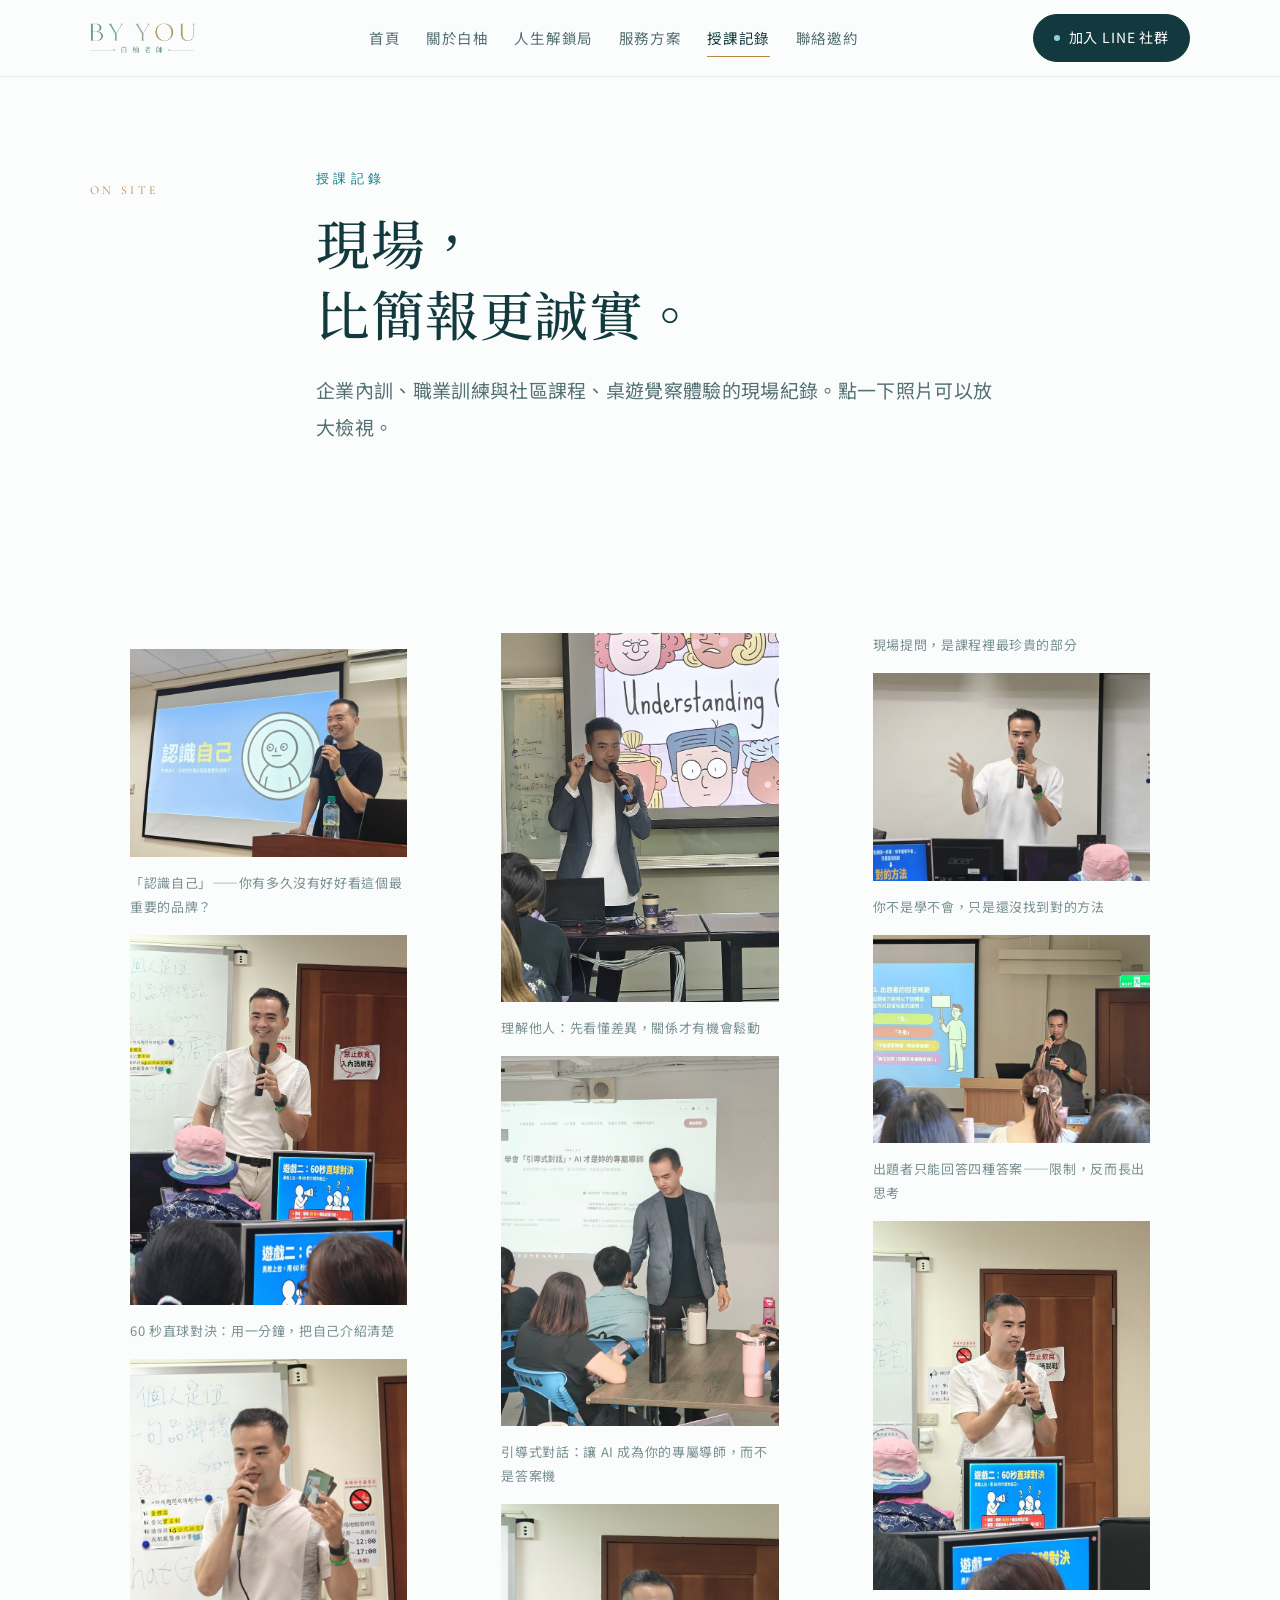
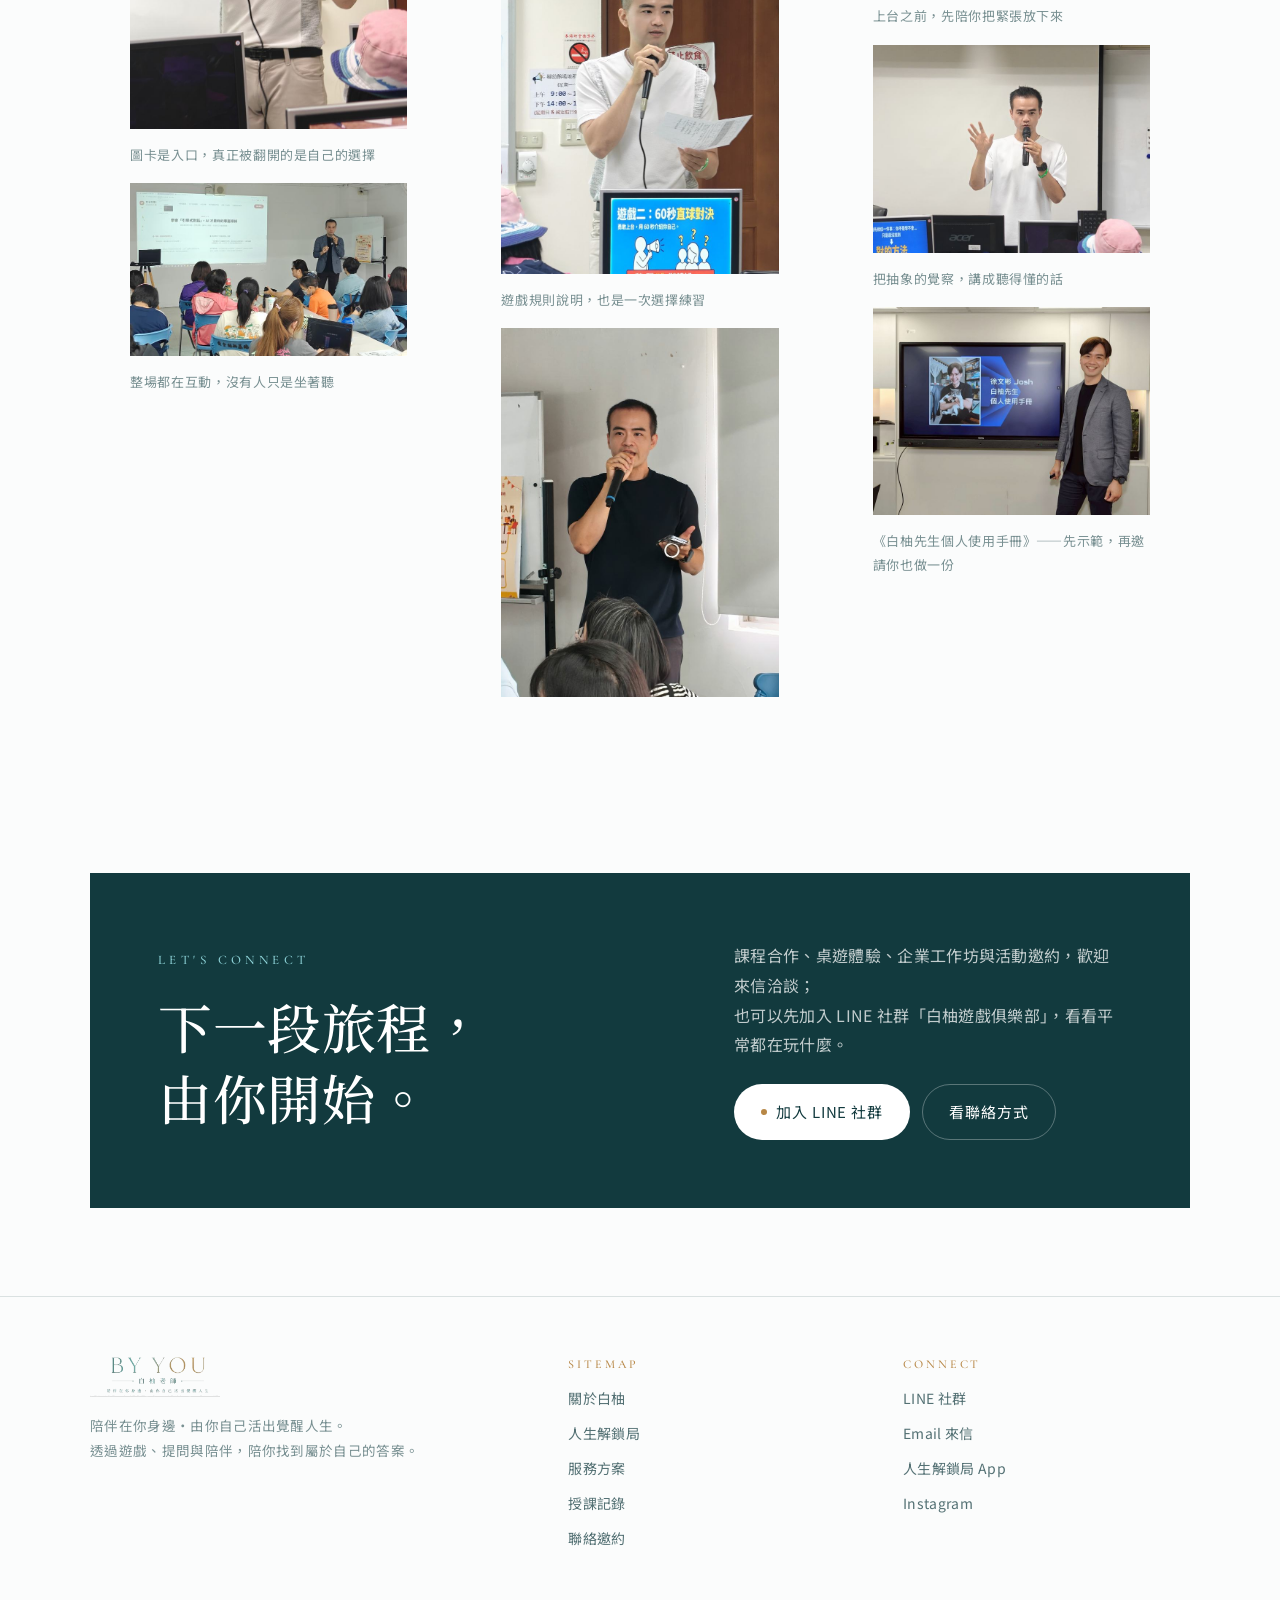
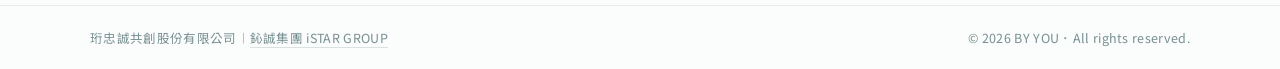
<file: gallery.html>
<!doctype html>
<html lang="zh-Hant">
<head>
<meta charset="utf-8">
<meta name="viewport" content="width=device-width,initial-scale=1">
<title>授課記錄｜BY YOU 白柚老師</title>
<meta name="description" content="白柚老師授課記錄：企業內訓、職業訓練與社區課程、桌遊覺察體驗、個人品牌定位與 AI 工具實作。">
<meta name="theme-color" content="#123a3e">
<meta property="og:type" content="website">
<meta property="og:site_name" content="BY YOU｜白柚老師">
<meta property="og:title" content="授課記錄｜BY YOU 白柚老師">
<meta property="og:description" content="白柚老師授課記錄：企業內訓、職業訓練與社區課程、桌遊覺察體驗、個人品牌定位與 AI 工具實作。">
<meta property="og:image" content="assets/img/og-cover.jpg">
<meta property="og:locale" content="zh_TW">
<meta name="twitter:card" content="summary_large_image">
<link rel="icon" href="favicon.svg" type="image/svg+xml">
<link rel="apple-touch-icon" href="assets/img/apple-touch-icon.png">
<link rel="preconnect" href="https://fonts.googleapis.com">
<link rel="preconnect" href="https://fonts.gstatic.com" crossorigin>
<link rel="stylesheet" href="https://fonts.googleapis.com/css2?family=Cormorant+Garamond:wght@300;400;500&family=Noto+Sans+TC:wght@300;400;500&family=Noto+Serif+TC:wght@400;500;600&display=swap">
<link rel="stylesheet" href="assets/css/style.css">
</head>
<body>
<a class="skip" href="#main">跳到主要內容</a>
<header class="hd">
  <div class="hd__in">
    <a class="hd__logo" href="index.html" aria-label="BY YOU 白柚老師 首頁">
      <img src="assets/img/logo-mark.png" alt="BY YOU 白柚老師" width="332" height="95">
    </a>
    <nav class="hd__nav" aria-label="主選單"><a href="index.html">首頁</a><a href="about.html">關於白柚</a><a href="unlock.html">人生解鎖局</a><a href="services.html">服務方案</a><a href="gallery.html" aria-current="page">授課記錄</a><a href="contact.html">聯絡邀約</a></nav>
    <a class="btn btn--solid hd__cta" data-link="line" href="contact.html">
      <span class="btn__dot"></span>加入 LINE 社群
    </a>
    <button class="hd__burger" type="button" aria-label="開啟選單" aria-expanded="false" aria-controls="mobile-menu">
      <span></span>
    </button>
  </div>
</header>
<nav class="menu" id="mobile-menu" aria-label="行動版選單">
  <a href="index.html">首頁</a><a href="about.html">關於白柚</a><a href="unlock.html">人生解鎖局</a><a href="services.html">服務方案</a><a href="gallery.html" aria-current="page">授課記錄</a><a href="contact.html">聯絡邀約</a>
  <a class="btn btn--solid" data-link="line" href="contact.html"><span class="btn__dot"></span>加入 LINE 社群</a>
</nav>

<main id="main">
<section class="phead">
  <div class="wrap">
    <div class="rail">
      <p class="label">On site</p>
      <div>
        <p class="eyebrow">授課記錄</p>
        <h1 class="h-lg" style="margin-top:16px">現場，<br>比簡報更誠實。</h1>
        <p class="lede">企業內訓、職業訓練與社區課程、桌遊覺察體驗的現場紀錄。點一下照片可以放大檢視。</p>
      </div>
    </div>
  </div>
</section>

<section class="sec--tight">
  <div class="wrap">
    <div class="shots">
      <figure><button type="button" data-full="assets/img/gallery/talk-know-yourself.jpg" data-cap="「認識自己」——你有多久沒有好好看這個最重要的品牌？">
        <img src="assets/img/thumbs/talk-know-yourself.jpg" alt="「認識自己」——你有多久沒有好好看這個最重要的品牌？" loading="lazy">
      </button><figcaption>「認識自己」——你有多久沒有好好看這個最重要的品牌？</figcaption></figure><figure><button type="button" data-full="assets/img/gallery/game-60sec-smile.jpg" data-cap="60 秒直球對決：用一分鐘，把自己介紹清楚">
        <img src="assets/img/thumbs/game-60sec-smile.jpg" alt="60 秒直球對決：用一分鐘，把自己介紹清楚" loading="lazy">
      </button><figcaption>60 秒直球對決：用一分鐘，把自己介紹清楚</figcaption></figure><figure><button type="button" data-full="assets/img/gallery/cards-branding.jpg" data-cap="圖卡是入口，真正被翻開的是自己的選擇">
        <img src="assets/img/thumbs/cards-branding.jpg" alt="圖卡是入口，真正被翻開的是自己的選擇" loading="lazy">
      </button><figcaption>圖卡是入口，真正被翻開的是自己的選擇</figcaption></figure><figure><button type="button" data-full="assets/img/gallery/classroom-wide.jpg" data-cap="整場都在互動，沒有人只是坐著聽">
        <img src="assets/img/thumbs/classroom-wide.jpg" alt="整場都在互動，沒有人只是坐著聽" loading="lazy">
      </button><figcaption>整場都在互動，沒有人只是坐著聽</figcaption></figure><figure><button type="button" data-full="assets/img/gallery/understanding-others.jpg" data-cap="理解他人：先看懂差異，關係才有機會鬆動">
        <img src="assets/img/thumbs/understanding-others.jpg" alt="理解他人：先看懂差異，關係才有機會鬆動" loading="lazy">
      </button><figcaption>理解他人：先看懂差異，關係才有機會鬆動</figcaption></figure><figure><button type="button" data-full="assets/img/gallery/ai-guided-dialogue.jpg" data-cap="引導式對話：讓 AI 成為你的專屬導師，而不是答案機">
        <img src="assets/img/thumbs/ai-guided-dialogue.jpg" alt="引導式對話：讓 AI 成為你的專屬導師，而不是答案機" loading="lazy">
      </button><figcaption>引導式對話：讓 AI 成為你的專屬導師，而不是答案機</figcaption></figure><figure><button type="button" data-full="assets/img/gallery/game-60sec-brief.jpg" data-cap="遊戲規則說明，也是一次選擇練習">
        <img src="assets/img/thumbs/game-60sec-brief.jpg" alt="遊戲規則說明，也是一次選擇練習" loading="lazy">
      </button><figcaption>遊戲規則說明，也是一次選擇練習</figcaption></figure><figure><button type="button" data-full="assets/img/gallery/workshop-speaking.jpg" data-cap="現場提問，是課程裡最珍貴的部分">
        <img src="assets/img/thumbs/workshop-speaking.jpg" alt="現場提問，是課程裡最珍貴的部分" loading="lazy">
      </button><figcaption>現場提問，是課程裡最珍貴的部分</figcaption></figure><figure><button type="button" data-full="assets/img/gallery/right-method-01.jpg" data-cap="你不是學不會，只是還沒找到對的方法">
        <img src="assets/img/thumbs/right-method-01.jpg" alt="你不是學不會，只是還沒找到對的方法" loading="lazy">
      </button><figcaption>你不是學不會，只是還沒找到對的方法</figcaption></figure><figure><button type="button" data-full="assets/img/gallery/rules-of-the-game.jpg" data-cap="出題者只能回答四種答案——限制，反而長出思考">
        <img src="assets/img/thumbs/rules-of-the-game.jpg" alt="出題者只能回答四種答案——限制，反而長出思考" loading="lazy">
      </button><figcaption>出題者只能回答四種答案——限制，反而長出思考</figcaption></figure><figure><button type="button" data-full="assets/img/gallery/game-60sec-guide.jpg" data-cap="上台之前，先陪你把緊張放下來">
        <img src="assets/img/thumbs/game-60sec-guide.jpg" alt="上台之前，先陪你把緊張放下來" loading="lazy">
      </button><figcaption>上台之前，先陪你把緊張放下來</figcaption></figure><figure><button type="button" data-full="assets/img/gallery/right-method-02.jpg" data-cap="把抽象的覺察，講成聽得懂的話">
        <img src="assets/img/thumbs/right-method-02.jpg" alt="把抽象的覺察，講成聽得懂的話" loading="lazy">
      </button><figcaption>把抽象的覺察，講成聽得懂的話</figcaption></figure><figure><button type="button" data-full="assets/img/gallery/portrait-manual.jpg" data-cap="《白柚先生個人使用手冊》——先示範，再邀請你也做一份">
        <img src="assets/img/thumbs/portrait-manual.jpg" alt="《白柚先生個人使用手冊》——先示範，再邀請你也做一份" loading="lazy">
      </button><figcaption>《白柚先生個人使用手冊》——先示範，再邀請你也做一份</figcaption></figure>
    </div>
  </div>
</section>

<section class="sec sec--tight">
  <div class="wrap">
    <div class="cta" data-reveal>
      <div>
        <p class="eyebrow">Let's connect</p>
        <h2 class="h-lg">下一段旅程，<br>由你開始。</h2>
      </div>
      <div>
        <p>課程合作、桌遊體驗、企業工作坊與活動邀約，歡迎來信洽談；<br>也可以先加入 LINE 社群「白柚遊戲俱樂部」，看看平常都在玩什麼。</p>
        <div class="btns">
          <a class="btn btn--light" data-link="line" href="contact.html"><span class="btn__dot"></span>加入 LINE 社群</a>
          <a class="btn" href="contact.html">看聯絡方式</a>
        </div>
      </div>
    </div>
  </div>
</section>
</main>
<footer class="ft">
  <div class="ft__in">
    <div>
      <img src="assets/img/logo.png" alt="BY YOU 白柚老師" width="463" height="142">
      <p>陪伴在你身邊・由你自己活出覺醒人生。<br>
      透過遊戲、提問與陪伴，陪你找到屬於自己的答案。</p>
    </div>
    <div>
      <h4>Sitemap</h4>
      <ul>
        <li><a href="about.html">關於白柚</a></li>
        <li><a href="unlock.html">人生解鎖局</a></li>
        <li><a href="services.html">服務方案</a></li>
        <li><a href="gallery.html">授課記錄</a></li>
        <li><a href="contact.html">聯絡邀約</a></li>
      </ul>
    </div>
    <div>
      <h4>Connect</h4>
      <ul>
        <li data-link-row><a data-link="line" href="contact.html">LINE 社群</a></li>
        <li data-link-row><a data-link="email" href="contact.html">Email 來信</a></li>
        <li><a data-link="app" href="https://by-you.vercel.app/" target="_blank" rel="noopener">人生解鎖局 App</a></li>
        <li data-link-row><a data-link="facebook" href="contact.html">Facebook</a></li>
        <li data-link-row><a data-link="instagram" href="contact.html">Instagram</a></li>
      </ul>
    </div>
  </div>
  <div class="ft__bar">
    <div>
      <span><span data-text="company">珩忠誠共創股份有限公司</span>︱<a class="ft__group" data-link="group" href="https://www.iwillstar.com/"><span data-text="groupName">鈊誠集團 iSTAR GROUP</span></a></span>
      <span>© <span data-year>2026</span> BY YOU．All rights reserved.</span>
    </div>
  </div>
</footer>
<script src="assets/js/site-config.js"></script>
<script src="assets/js/main.js"></script>
</body>
</html>
</file>
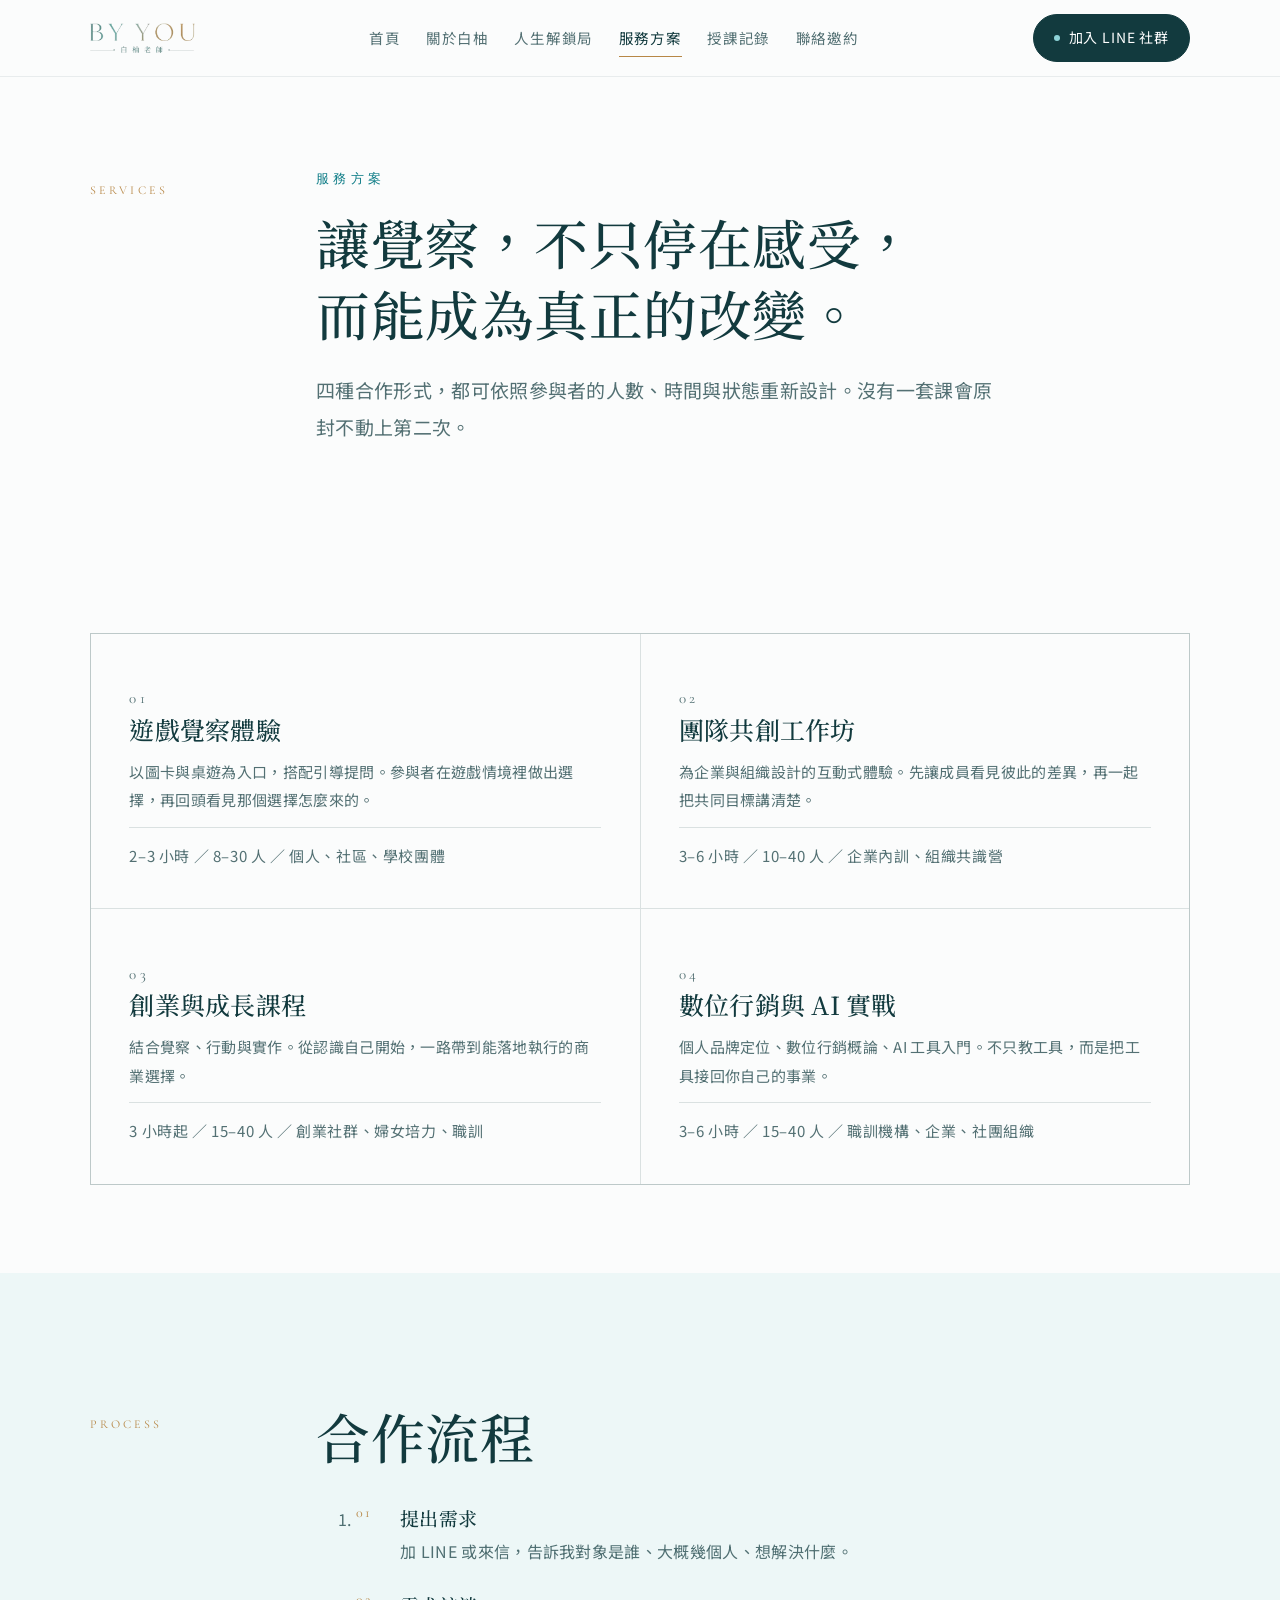
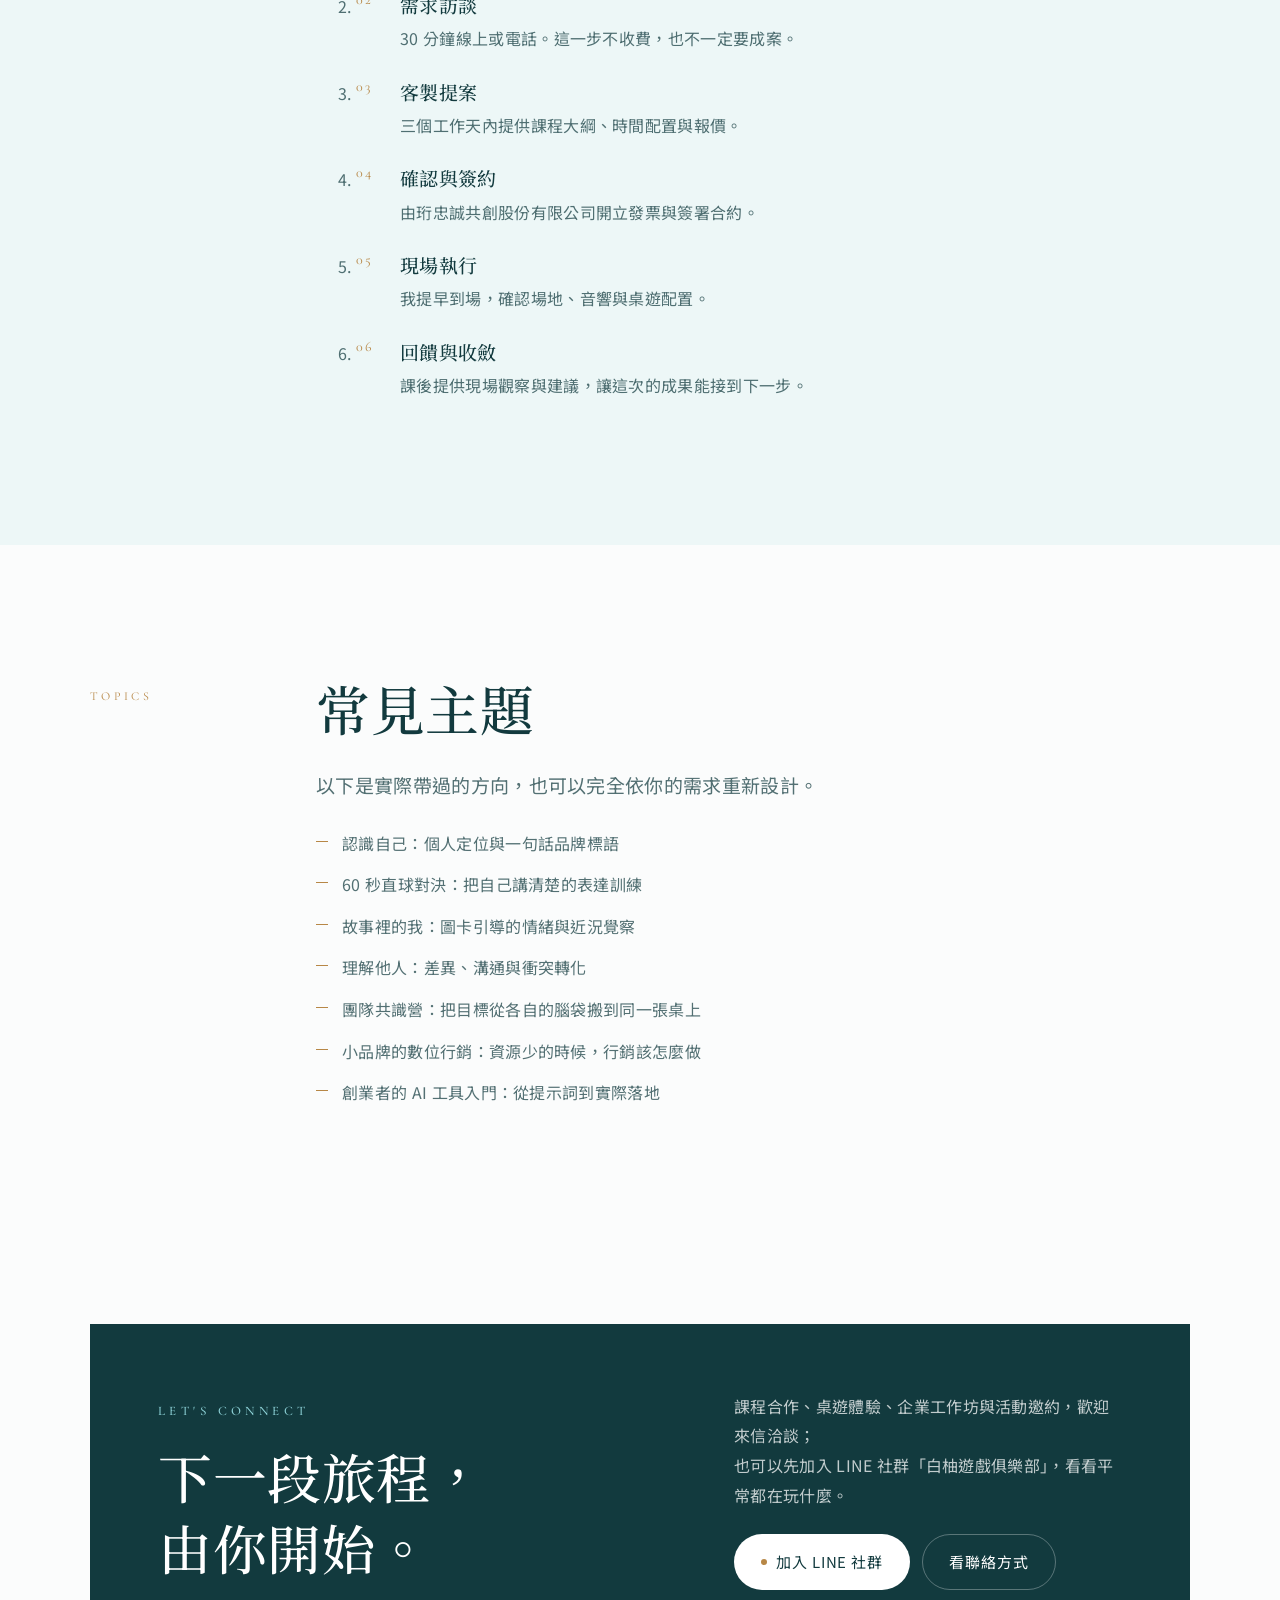
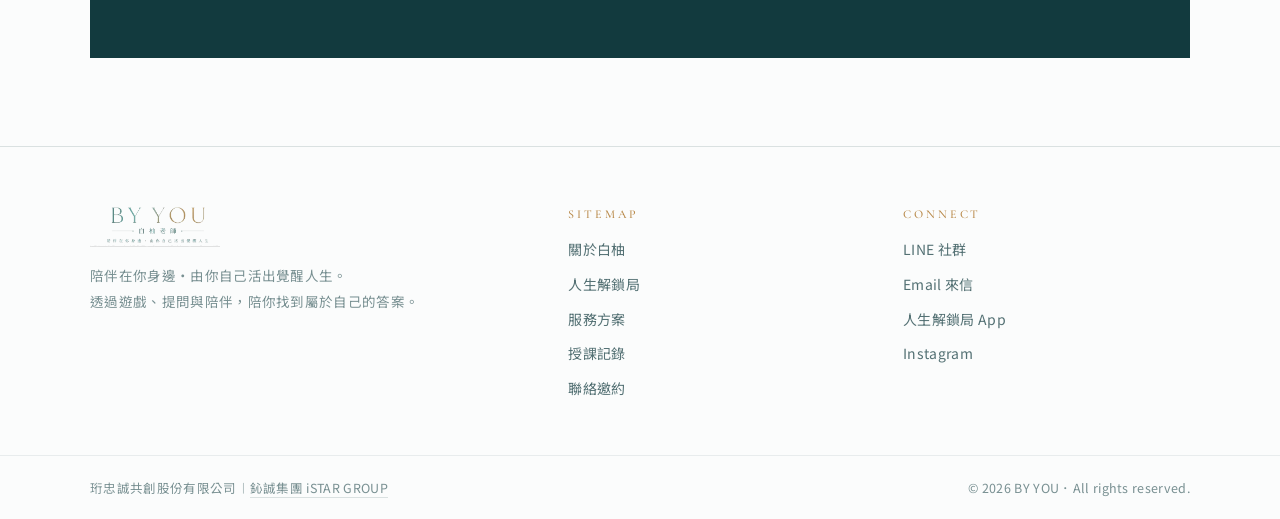
<file: services.html>
<!doctype html>
<html lang="zh-Hant">
<head>
<meta charset="utf-8">
<meta name="viewport" content="width=device-width,initial-scale=1">
<title>服務方案與合作流程｜BY YOU 白柚老師</title>
<meta name="description" content="遊戲覺察體驗、團隊共創工作坊、創業與成長課程、數位行銷與 AI 實戰。適合企業、機關團體、職訓機構與教育現場。">
<meta name="theme-color" content="#123a3e">
<meta property="og:type" content="website">
<meta property="og:site_name" content="BY YOU｜白柚老師">
<meta property="og:title" content="服務方案與合作流程｜BY YOU 白柚老師">
<meta property="og:description" content="遊戲覺察體驗、團隊共創工作坊、創業與成長課程、數位行銷與 AI 實戰。適合企業、機關團體、職訓機構與教育現場。">
<meta property="og:image" content="assets/img/og-cover.jpg">
<meta property="og:locale" content="zh_TW">
<meta name="twitter:card" content="summary_large_image">
<link rel="icon" href="favicon.svg" type="image/svg+xml">
<link rel="apple-touch-icon" href="assets/img/apple-touch-icon.png">
<link rel="preconnect" href="https://fonts.googleapis.com">
<link rel="preconnect" href="https://fonts.gstatic.com" crossorigin>
<link rel="stylesheet" href="https://fonts.googleapis.com/css2?family=Cormorant+Garamond:wght@300;400;500&family=Noto+Sans+TC:wght@300;400;500&family=Noto+Serif+TC:wght@400;500;600&display=swap">
<link rel="stylesheet" href="assets/css/style.css">
</head>
<body>
<a class="skip" href="#main">跳到主要內容</a>
<header class="hd">
  <div class="hd__in">
    <a class="hd__logo" href="index.html" aria-label="BY YOU 白柚老師 首頁">
      <img src="assets/img/logo-mark.png" alt="BY YOU 白柚老師" width="332" height="95">
    </a>
    <nav class="hd__nav" aria-label="主選單"><a href="index.html">首頁</a><a href="about.html">關於白柚</a><a href="unlock.html">人生解鎖局</a><a href="services.html" aria-current="page">服務方案</a><a href="gallery.html">授課記錄</a><a href="contact.html">聯絡邀約</a></nav>
    <a class="btn btn--solid hd__cta" data-link="line" href="contact.html">
      <span class="btn__dot"></span>加入 LINE 社群
    </a>
    <button class="hd__burger" type="button" aria-label="開啟選單" aria-expanded="false" aria-controls="mobile-menu">
      <span></span>
    </button>
  </div>
</header>
<nav class="menu" id="mobile-menu" aria-label="行動版選單">
  <a href="index.html">首頁</a><a href="about.html">關於白柚</a><a href="unlock.html">人生解鎖局</a><a href="services.html" aria-current="page">服務方案</a><a href="gallery.html">授課記錄</a><a href="contact.html">聯絡邀約</a>
  <a class="btn btn--solid" data-link="line" href="contact.html"><span class="btn__dot"></span>加入 LINE 社群</a>
</nav>

<main id="main">
<section class="phead">
  <div class="wrap">
    <div class="rail">
      <p class="label">Services</p>
      <div>
        <p class="eyebrow">服務方案</p>
        <h1 class="h-lg" style="margin-top:16px">讓覺察，不只停在感受，<br>而能成為真正的改變。</h1>
        <p class="lede">四種合作形式，都可依照參與者的人數、時間與狀態重新設計。沒有一套課會原封不動上第二次。</p>
      </div>
    </div>
  </div>
</section>

<section class="sec--tight">
  <div class="wrap">
    <div class="grid grid--2">
      <article class="card" data-reveal>
        <p class="card__k">01</p>
        <h3>遊戲覺察體驗</h3><p>以圖卡與桌遊為入口，搭配引導提問。參與者在遊戲情境裡做出選擇，再回頭看見那個選擇怎麼來的。</p>
        <p class="card__meta">2–3 小時 ／ 8–30 人 ／ 個人、社區、學校團體</p>
      </article><article class="card" data-reveal>
        <p class="card__k">02</p>
        <h3>團隊共創工作坊</h3><p>為企業與組織設計的互動式體驗。先讓成員看見彼此的差異，再一起把共同目標講清楚。</p>
        <p class="card__meta">3–6 小時 ／ 10–40 人 ／ 企業內訓、組織共識營</p>
      </article><article class="card" data-reveal>
        <p class="card__k">03</p>
        <h3>創業與成長課程</h3><p>結合覺察、行動與實作。從認識自己開始，一路帶到能落地執行的商業選擇。</p>
        <p class="card__meta">3 小時起 ／ 15–40 人 ／ 創業社群、婦女培力、職訓</p>
      </article><article class="card" data-reveal>
        <p class="card__k">04</p>
        <h3>數位行銷與 AI 實戰</h3><p>個人品牌定位、數位行銷概論、AI 工具入門。不只教工具，而是把工具接回你自己的事業。</p>
        <p class="card__meta">3–6 小時 ／ 15–40 人 ／ 職訓機構、企業、社團組織</p>
      </article>
    </div>
  </div>
</section>

<section class="sec sec--mist">
  <div class="wrap">
    <div class="rail">
      <p class="label">Process</p>
      <div>
        <h2 class="h-lg">合作流程</h2>
        <ol class="steps" style="margin-top:28px">
          <li><b>提出需求</b>加 LINE 或來信，告訴我對象是誰、大概幾個人、想解決什麼。</li>
          <li><b>需求訪談</b>30 分鐘線上或電話。這一步不收費，也不一定要成案。</li>
          <li><b>客製提案</b>三個工作天內提供課程大綱、時間配置與報價。</li>
          <li><b>確認與簽約</b>由<span data-text="company">珩忠誠共創股份有限公司</span>開立發票與簽署合約。</li>
          <li><b>現場執行</b>我提早到場，確認場地、音響與桌遊配置。</li>
          <li><b>回饋與收斂</b>課後提供現場觀察與建議，讓這次的成果能接到下一步。</li>
        </ol>
      </div>
    </div>
  </div>
</section>

<section class="sec">
  <div class="wrap">
    <div class="rail">
      <p class="label">Topics</p>
      <div>
        <h2 class="h-lg">常見主題</h2>
        <p class="lede" style="margin-top:22px;max-width:34em">以下是實際帶過的方向，也可以完全依你的需求重新設計。</p>
        <ul class="ticks" style="margin-top:26px">
          <li>認識自己：個人定位與一句話品牌標語</li>
          <li>60 秒直球對決：把自己講清楚的表達訓練</li>
          <li>故事裡的我：圖卡引導的情緒與近況覺察</li>
          <li>理解他人：差異、溝通與衝突轉化</li>
          <li>團隊共識營：把目標從各自的腦袋搬到同一張桌上</li>
          <li>小品牌的數位行銷：資源少的時候，行銷該怎麼做</li>
          <li>創業者的 AI 工具入門：從提示詞到實際落地</li>
        </ul>
      </div>
    </div>
  </div>
</section>

<section class="sec sec--tight">
  <div class="wrap">
    <div class="cta" data-reveal>
      <div>
        <p class="eyebrow">Let's connect</p>
        <h2 class="h-lg">下一段旅程，<br>由你開始。</h2>
      </div>
      <div>
        <p>課程合作、桌遊體驗、企業工作坊與活動邀約，歡迎來信洽談；<br>也可以先加入 LINE 社群「白柚遊戲俱樂部」，看看平常都在玩什麼。</p>
        <div class="btns">
          <a class="btn btn--light" data-link="line" href="contact.html"><span class="btn__dot"></span>加入 LINE 社群</a>
          <a class="btn" href="contact.html">看聯絡方式</a>
        </div>
      </div>
    </div>
  </div>
</section>
</main>
<footer class="ft">
  <div class="ft__in">
    <div>
      <img src="assets/img/logo.png" alt="BY YOU 白柚老師" width="463" height="142">
      <p>陪伴在你身邊・由你自己活出覺醒人生。<br>
      透過遊戲、提問與陪伴，陪你找到屬於自己的答案。</p>
    </div>
    <div>
      <h4>Sitemap</h4>
      <ul>
        <li><a href="about.html">關於白柚</a></li>
        <li><a href="unlock.html">人生解鎖局</a></li>
        <li><a href="services.html">服務方案</a></li>
        <li><a href="gallery.html">授課記錄</a></li>
        <li><a href="contact.html">聯絡邀約</a></li>
      </ul>
    </div>
    <div>
      <h4>Connect</h4>
      <ul>
        <li data-link-row><a data-link="line" href="contact.html">LINE 社群</a></li>
        <li data-link-row><a data-link="email" href="contact.html">Email 來信</a></li>
        <li><a data-link="app" href="https://by-you.vercel.app/" target="_blank" rel="noopener">人生解鎖局 App</a></li>
        <li data-link-row><a data-link="facebook" href="contact.html">Facebook</a></li>
        <li data-link-row><a data-link="instagram" href="contact.html">Instagram</a></li>
      </ul>
    </div>
  </div>
  <div class="ft__bar">
    <div>
      <span><span data-text="company">珩忠誠共創股份有限公司</span>︱<a class="ft__group" data-link="group" href="https://www.iwillstar.com/"><span data-text="groupName">鈊誠集團 iSTAR GROUP</span></a></span>
      <span>© <span data-year>2026</span> BY YOU．All rights reserved.</span>
    </div>
  </div>
</footer>
<script src="assets/js/site-config.js"></script>
<script src="assets/js/main.js"></script>
</body>
</html>
</file>
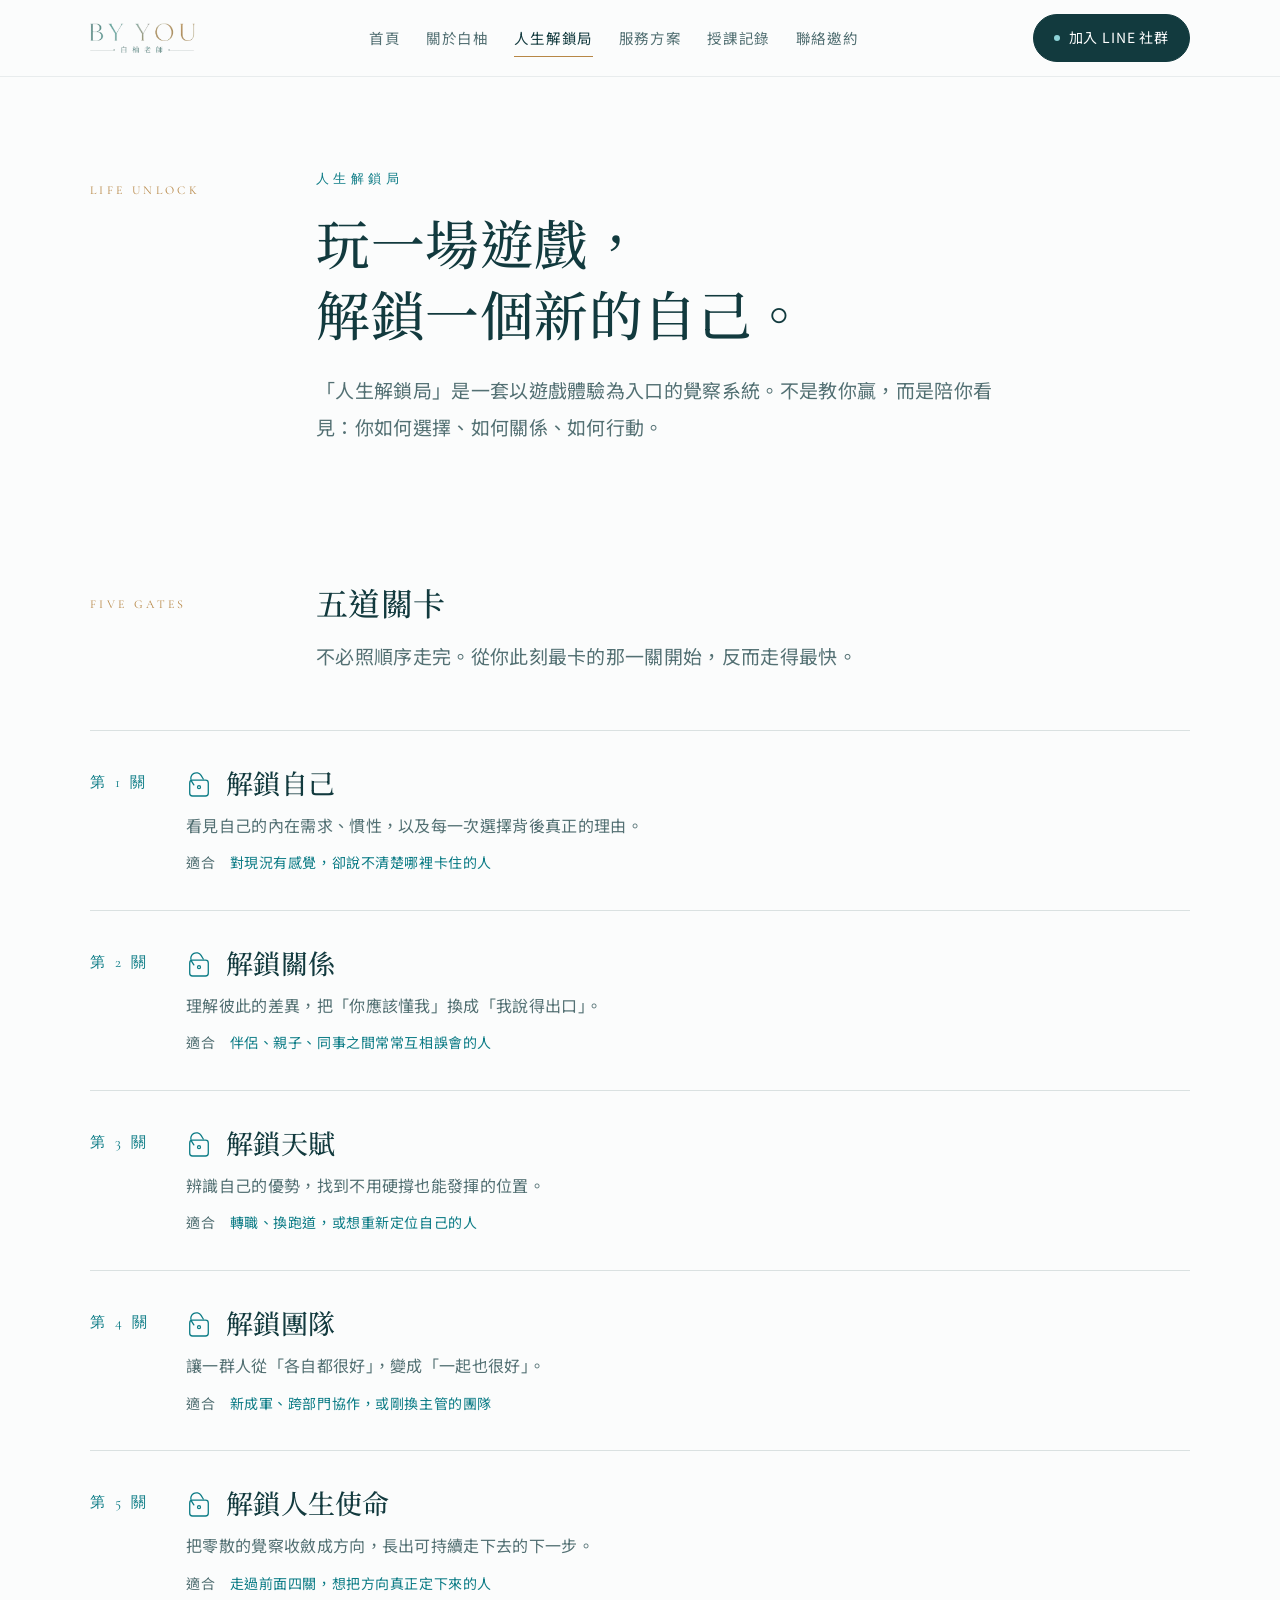
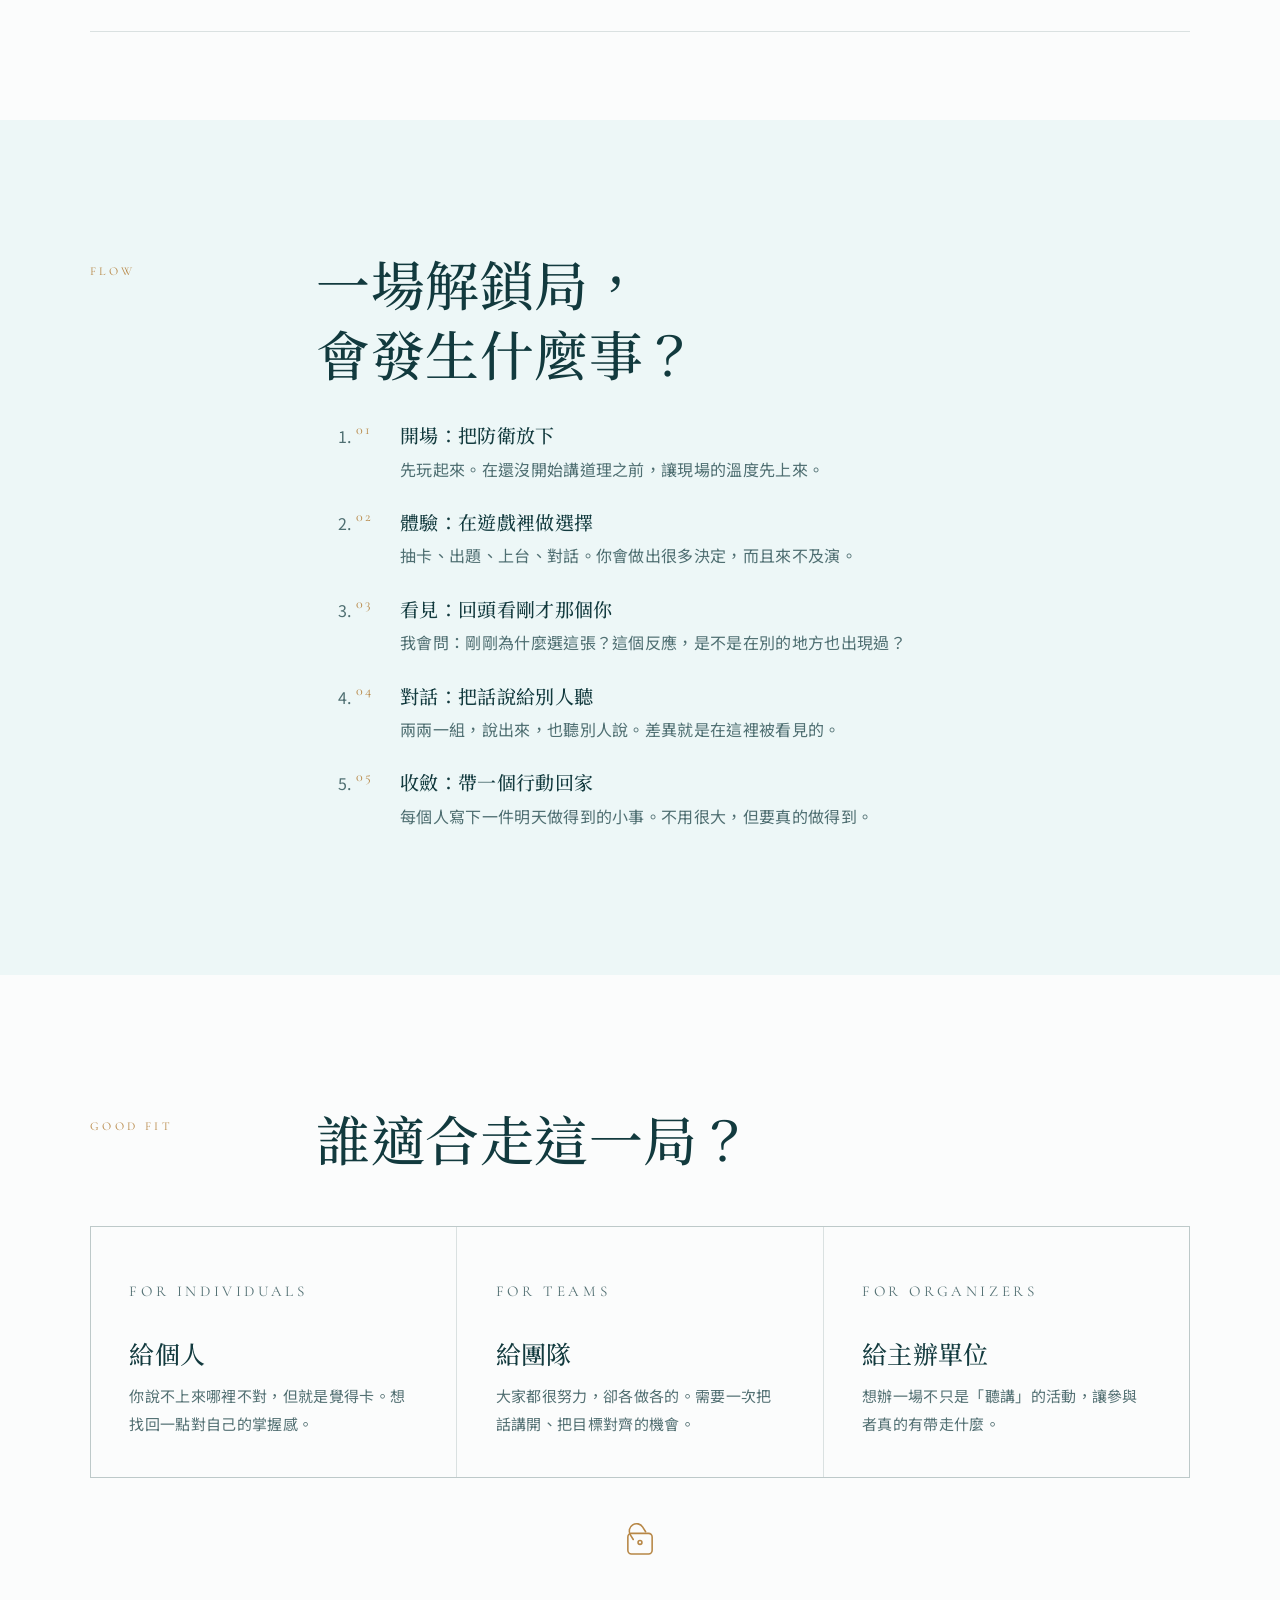
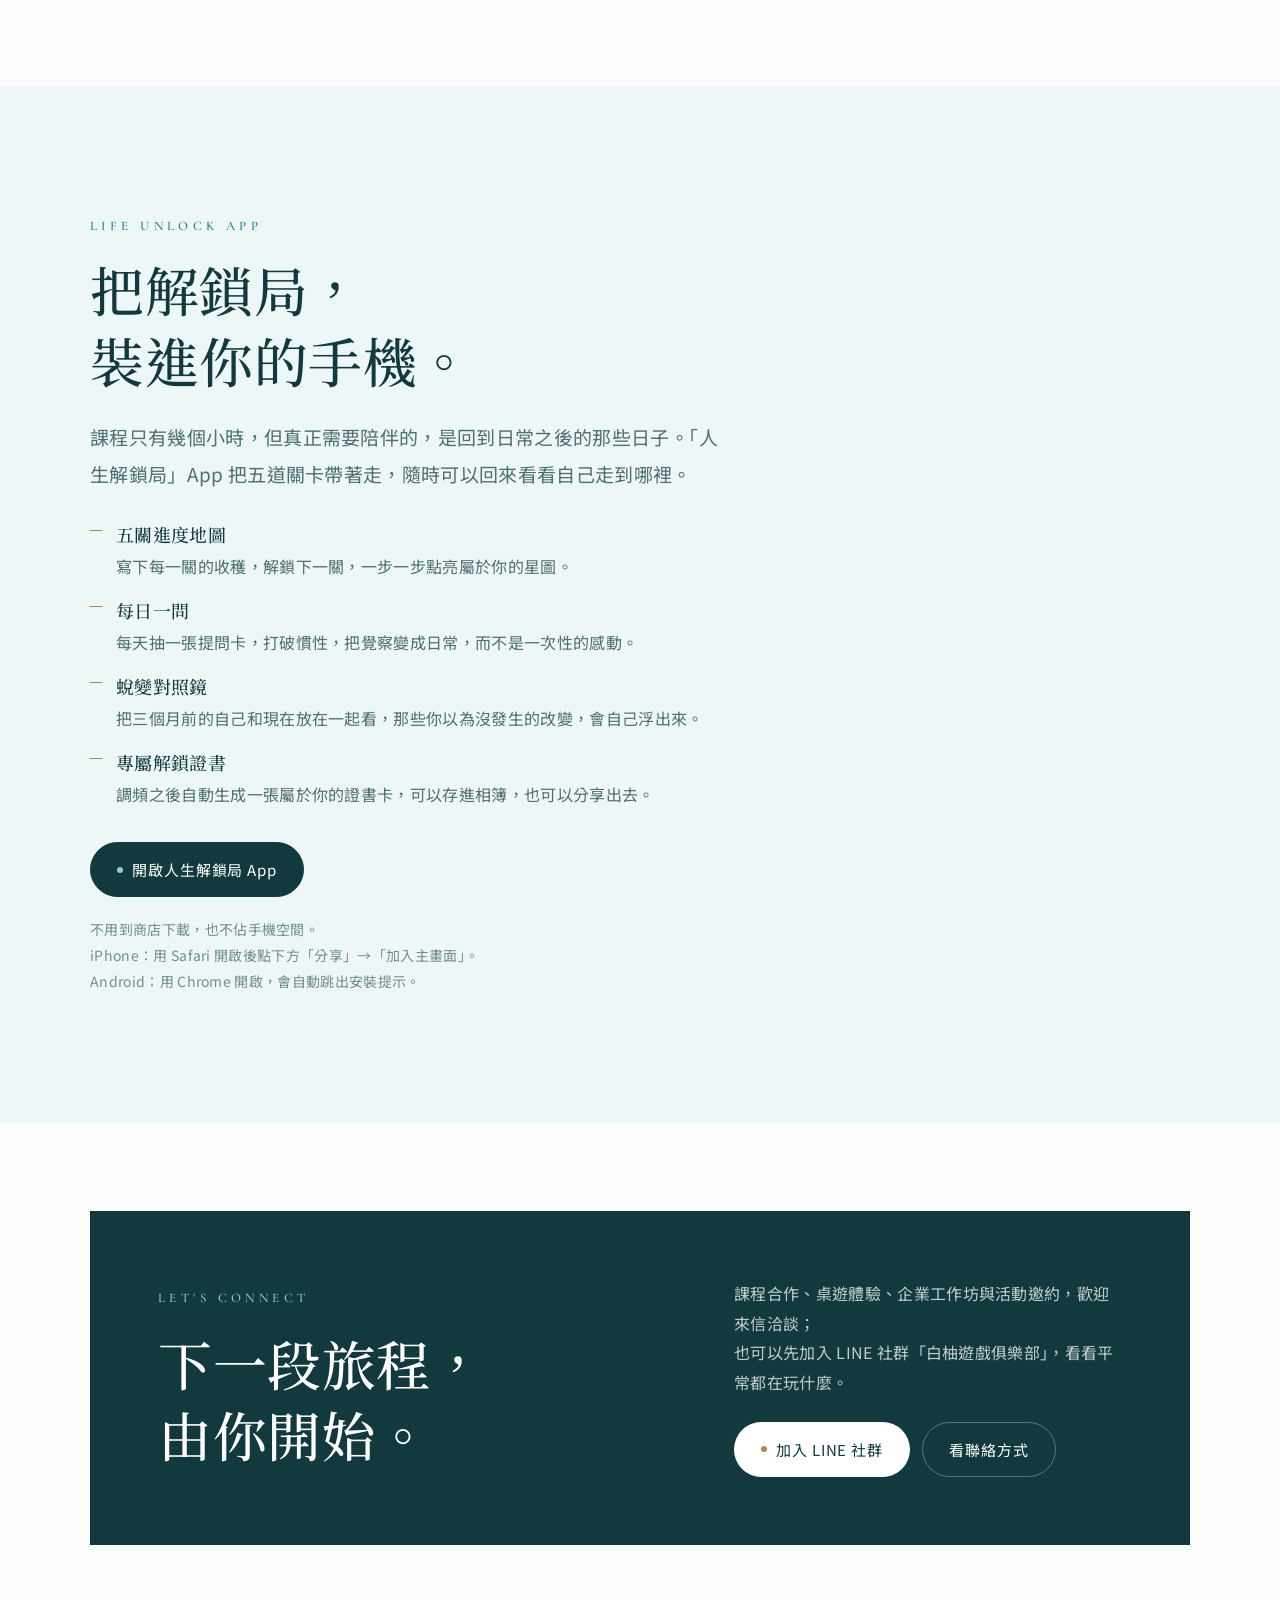
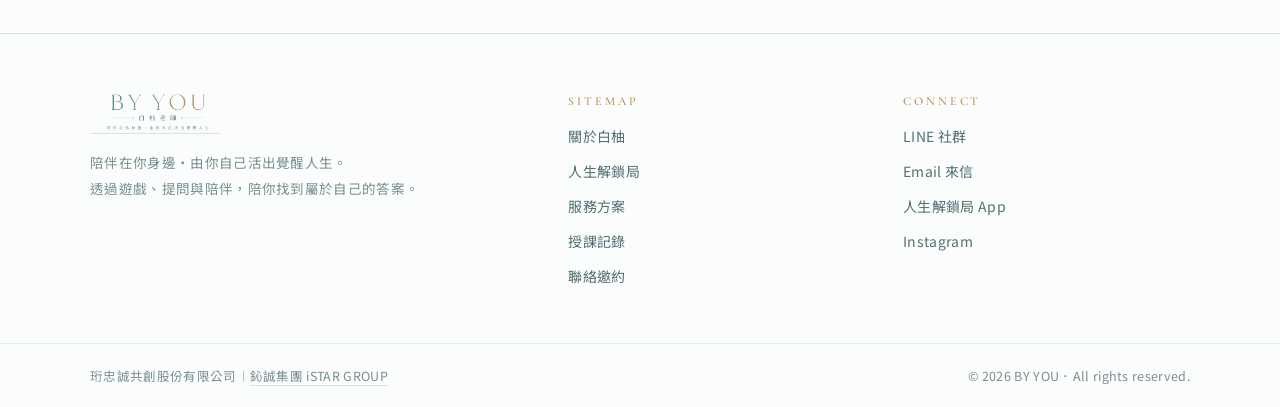
<file: unlock.html>
<!doctype html>
<html lang="zh-Hant">
<head>
<meta charset="utf-8">
<meta name="viewport" content="width=device-width,initial-scale=1">
<title>人生解鎖局｜五道關卡的覺察系統｜BY YOU</title>
<meta name="description" content="人生解鎖局是以遊戲體驗為入口的覺察系統，五道關卡：解鎖自己、解鎖關係、解鎖天賦、解鎖團隊、解鎖人生使命。">
<meta name="theme-color" content="#123a3e">
<meta property="og:type" content="website">
<meta property="og:site_name" content="BY YOU｜白柚老師">
<meta property="og:title" content="人生解鎖局｜五道關卡的覺察系統｜BY YOU">
<meta property="og:description" content="人生解鎖局是以遊戲體驗為入口的覺察系統，五道關卡：解鎖自己、解鎖關係、解鎖天賦、解鎖團隊、解鎖人生使命。">
<meta property="og:image" content="assets/img/og-cover.jpg">
<meta property="og:locale" content="zh_TW">
<meta name="twitter:card" content="summary_large_image">
<link rel="icon" href="favicon.svg" type="image/svg+xml">
<link rel="apple-touch-icon" href="assets/img/apple-touch-icon.png">
<link rel="preconnect" href="https://fonts.googleapis.com">
<link rel="preconnect" href="https://fonts.gstatic.com" crossorigin>
<link rel="stylesheet" href="https://fonts.googleapis.com/css2?family=Cormorant+Garamond:wght@300;400;500&family=Noto+Sans+TC:wght@300;400;500&family=Noto+Serif+TC:wght@400;500;600&display=swap">
<link rel="stylesheet" href="assets/css/style.css">
</head>
<body>
<a class="skip" href="#main">跳到主要內容</a>
<header class="hd">
  <div class="hd__in">
    <a class="hd__logo" href="index.html" aria-label="BY YOU 白柚老師 首頁">
      <img src="assets/img/logo-mark.png" alt="BY YOU 白柚老師" width="332" height="95">
    </a>
    <nav class="hd__nav" aria-label="主選單"><a href="index.html">首頁</a><a href="about.html">關於白柚</a><a href="unlock.html" aria-current="page">人生解鎖局</a><a href="services.html">服務方案</a><a href="gallery.html">授課記錄</a><a href="contact.html">聯絡邀約</a></nav>
    <a class="btn btn--solid hd__cta" data-link="line" href="contact.html">
      <span class="btn__dot"></span>加入 LINE 社群
    </a>
    <button class="hd__burger" type="button" aria-label="開啟選單" aria-expanded="false" aria-controls="mobile-menu">
      <span></span>
    </button>
  </div>
</header>
<nav class="menu" id="mobile-menu" aria-label="行動版選單">
  <a href="index.html">首頁</a><a href="about.html">關於白柚</a><a href="unlock.html" aria-current="page">人生解鎖局</a><a href="services.html">服務方案</a><a href="gallery.html">授課記錄</a><a href="contact.html">聯絡邀約</a>
  <a class="btn btn--solid" data-link="line" href="contact.html"><span class="btn__dot"></span>加入 LINE 社群</a>
</nav>

<main id="main">
<section class="phead">
  <div class="wrap">
    <div class="rail">
      <p class="label">Life unlock</p>
      <div>
        <p class="eyebrow">人生解鎖局</p>
        <h1 class="h-lg" style="margin-top:16px">玩一場遊戲，<br>解鎖一個新的自己。</h1>
        <p class="lede">「人生解鎖局」是一套以遊戲體驗為入口的覺察系統。不是教你贏，而是陪你看見：你如何選擇、如何關係、如何行動。</p>
      </div>
    </div>
  </div>
</section>

<section class="sec--tight">
  <div class="wrap">
    <div class="rail">
      <p class="label">Five gates</p>
      <div>
        <h2 class="h-md">五道關卡</h2>
        <p class="lede" style="margin-top:14px;max-width:36em">
          不必照順序走完。從你此刻最卡的那一關開始，反而走得最快。</p>
      </div>
    </div>
    <div class="track">
  <article class="gate" data-i="0">
    <div class="gate__no">第 1 關</div>
    <div>
      <div class="gate__hd"><svg class="lock" viewBox="0 0 28 34" aria-hidden="true"><path class="lock__shackle" d="M8 14V9.5a6 6 0 0 1 12 0V14"/><rect x="4" y="14" width="20" height="17" rx="3"/><circle cx="14" cy="21.5" r="1.6"/></svg><h3>解鎖自己</h3></div>
      <p>看見自己的內在需求、慣性，以及每一次選擇背後真正的理由。</p>
      <p class="gate__for">適合　<b>對現況有感覺，卻說不清楚哪裡卡住的人</b></p>
    </div>
  </article>
  <article class="gate" data-i="1">
    <div class="gate__no">第 2 關</div>
    <div>
      <div class="gate__hd"><svg class="lock" viewBox="0 0 28 34" aria-hidden="true"><path class="lock__shackle" d="M8 14V9.5a6 6 0 0 1 12 0V14"/><rect x="4" y="14" width="20" height="17" rx="3"/><circle cx="14" cy="21.5" r="1.6"/></svg><h3>解鎖關係</h3></div>
      <p>理解彼此的差異，把「你應該懂我」換成「我說得出口」。</p>
      <p class="gate__for">適合　<b>伴侶、親子、同事之間常常互相誤會的人</b></p>
    </div>
  </article>
  <article class="gate" data-i="2">
    <div class="gate__no">第 3 關</div>
    <div>
      <div class="gate__hd"><svg class="lock" viewBox="0 0 28 34" aria-hidden="true"><path class="lock__shackle" d="M8 14V9.5a6 6 0 0 1 12 0V14"/><rect x="4" y="14" width="20" height="17" rx="3"/><circle cx="14" cy="21.5" r="1.6"/></svg><h3>解鎖天賦</h3></div>
      <p>辨識自己的優勢，找到不用硬撐也能發揮的位置。</p>
      <p class="gate__for">適合　<b>轉職、換跑道，或想重新定位自己的人</b></p>
    </div>
  </article>
  <article class="gate" data-i="3">
    <div class="gate__no">第 4 關</div>
    <div>
      <div class="gate__hd"><svg class="lock" viewBox="0 0 28 34" aria-hidden="true"><path class="lock__shackle" d="M8 14V9.5a6 6 0 0 1 12 0V14"/><rect x="4" y="14" width="20" height="17" rx="3"/><circle cx="14" cy="21.5" r="1.6"/></svg><h3>解鎖團隊</h3></div>
      <p>讓一群人從「各自都很好」，變成「一起也很好」。</p>
      <p class="gate__for">適合　<b>新成軍、跨部門協作，或剛換主管的團隊</b></p>
    </div>
  </article>
  <article class="gate" data-i="4">
    <div class="gate__no">第 5 關</div>
    <div>
      <div class="gate__hd"><svg class="lock" viewBox="0 0 28 34" aria-hidden="true"><path class="lock__shackle" d="M8 14V9.5a6 6 0 0 1 12 0V14"/><rect x="4" y="14" width="20" height="17" rx="3"/><circle cx="14" cy="21.5" r="1.6"/></svg><h3>解鎖人生使命</h3></div>
      <p>把零散的覺察收斂成方向，長出可持續走下去的下一步。</p>
      <p class="gate__for">適合　<b>走過前面四關，想把方向真正定下來的人</b></p>
    </div>
  </article>
</div>
  </div>
</section>

<section class="sec sec--mist">
  <div class="wrap">
    <div class="rail">
      <p class="label">Flow</p>
      <div>
        <h2 class="h-lg">一場解鎖局，<br>會發生什麼事？</h2>
        <ol class="steps" style="margin-top:28px">
          <li><b>開場：把防衛放下</b>先玩起來。在還沒開始講道理之前，讓現場的溫度先上來。</li>
          <li><b>體驗：在遊戲裡做選擇</b>抽卡、出題、上台、對話。你會做出很多決定，而且來不及演。</li>
          <li><b>看見：回頭看剛才那個你</b>我會問：剛剛為什麼選這張？這個反應，是不是在別的地方也出現過？</li>
          <li><b>對話：把話說給別人聽</b>兩兩一組，說出來，也聽別人說。差異就是在這裡被看見的。</li>
          <li><b>收斂：帶一個行動回家</b>每個人寫下一件明天做得到的小事。不用很大，但要真的做得到。</li>
        </ol>
      </div>
    </div>
  </div>
</section>

<section class="sec">
  <div class="wrap">
    <div class="rail">
      <p class="label">Good fit</p>
      <div>
        <h2 class="h-lg">誰適合走這一局？</h2>
      </div>
    </div>
    <div class="grid grid--3">
      <article class="card" data-reveal>
        <p class="card__k">For individuals</p>
        <h3>給個人</h3>
        <p>你說不上來哪裡不對，但就是覺得卡。想找回一點對自己的掌握感。</p>
      </article>
      <article class="card" data-reveal>
        <p class="card__k">For teams</p>
        <h3>給團隊</h3>
        <p>大家都很努力，卻各做各的。需要一次把話講開、把目標對齊的機會。</p>
      </article>
      <article class="card" data-reveal>
        <p class="card__k">For organizers</p>
        <h3>給主辦單位</h3>
        <p>想辦一場不只是「聽講」的活動，讓參與者真的有帶走什麼。</p>
      </article>
    </div>
    <svg class="mark" viewBox="0 0 28 34" aria-hidden="true"><path class="lock__shackle" d="M8 14V9.5a6 6 0 0 1 12 0V14"/><rect x="4" y="14" width="20" height="17" rx="3"/><circle cx="14" cy="21.5" r="1.6"/></svg>
  </div>
</section>

<section class="sec sec--mist" id="app">
  <div class="wrap">
    <div class="appbox appbox--solo">
      <div>
        <p class="eyebrow">Life unlock app</p>
        <h2 class="h-lg" style="margin-top:16px">把解鎖局，<br>裝進你的手機。</h2>
        <p class="lede" style="margin-top:22px;max-width:34em">課程只有幾個小時，但真正需要陪伴的，是回到日常之後的那些日子。「人生解鎖局」App 把五道關卡帶著走，隨時可以回來看看自己走到哪裡。</p>
        <ul class="ticks"><li><b>五關進度地圖</b>寫下每一關的收穫，解鎖下一關，一步一步點亮屬於你的星圖。</li><li><b>每日一問</b>每天抽一張提問卡，打破慣性，把覺察變成日常，而不是一次性的感動。</li><li><b>蛻變對照鏡</b>把三個月前的自己和現在放在一起看，那些你以為沒發生的改變，會自己浮出來。</li><li><b>專屬解鎖證書</b>調頻之後自動生成一張屬於你的證書卡，可以存進相簿，也可以分享出去。</li></ul>
        <div class="btns" style="margin-top:32px">
          <a class="btn btn--solid" data-link="app" href="https://by-you.vercel.app/" target="_blank" rel="noopener">
            <span class="btn__dot"></span>開啟人生解鎖局 App
          </a>
        </div>
        <p class="appnote">不用到商店下載，也不佔手機空間。<br>
          iPhone：用 Safari 開啟後點下方「分享」→「加入主畫面」。<br>
          Android：用 Chrome 開啟，會自動跳出安裝提示。</p>
      </div>
      
    </div>
  </div>
</section>

<section class="sec sec--tight">
  <div class="wrap">
    <div class="cta" data-reveal>
      <div>
        <p class="eyebrow">Let's connect</p>
        <h2 class="h-lg">下一段旅程，<br>由你開始。</h2>
      </div>
      <div>
        <p>課程合作、桌遊體驗、企業工作坊與活動邀約，歡迎來信洽談；<br>也可以先加入 LINE 社群「白柚遊戲俱樂部」，看看平常都在玩什麼。</p>
        <div class="btns">
          <a class="btn btn--light" data-link="line" href="contact.html"><span class="btn__dot"></span>加入 LINE 社群</a>
          <a class="btn" href="contact.html">看聯絡方式</a>
        </div>
      </div>
    </div>
  </div>
</section>
</main>
<footer class="ft">
  <div class="ft__in">
    <div>
      <img src="assets/img/logo.png" alt="BY YOU 白柚老師" width="463" height="142">
      <p>陪伴在你身邊・由你自己活出覺醒人生。<br>
      透過遊戲、提問與陪伴，陪你找到屬於自己的答案。</p>
    </div>
    <div>
      <h4>Sitemap</h4>
      <ul>
        <li><a href="about.html">關於白柚</a></li>
        <li><a href="unlock.html">人生解鎖局</a></li>
        <li><a href="services.html">服務方案</a></li>
        <li><a href="gallery.html">授課記錄</a></li>
        <li><a href="contact.html">聯絡邀約</a></li>
      </ul>
    </div>
    <div>
      <h4>Connect</h4>
      <ul>
        <li data-link-row><a data-link="line" href="contact.html">LINE 社群</a></li>
        <li data-link-row><a data-link="email" href="contact.html">Email 來信</a></li>
        <li><a data-link="app" href="https://by-you.vercel.app/" target="_blank" rel="noopener">人生解鎖局 App</a></li>
        <li data-link-row><a data-link="facebook" href="contact.html">Facebook</a></li>
        <li data-link-row><a data-link="instagram" href="contact.html">Instagram</a></li>
      </ul>
    </div>
  </div>
  <div class="ft__bar">
    <div>
      <span><span data-text="company">珩忠誠共創股份有限公司</span>︱<a class="ft__group" data-link="group" href="https://www.iwillstar.com/"><span data-text="groupName">鈊誠集團 iSTAR GROUP</span></a></span>
      <span>© <span data-year>2026</span> BY YOU．All rights reserved.</span>
    </div>
  </div>
</footer>
<script src="assets/js/site-config.js"></script>
<script src="assets/js/main.js"></script>
</body>
</html>
</file>
<file: assets/css/style.css>
/* =========================================================
   BY YOU｜白柚老師　主樣式
   色票　ink 深墨青 / teal 主青綠 / gold 品牌金 / mist 淺青
   字體　中文標題 Noto Serif TC．英文標題 Cormorant Garamond．內文 Noto Sans TC
   ========================================================= */

:root{
  --ink:#123a3e;
  --ink-70:rgba(18,58,62,.72);
  --ink-55:rgba(18,58,62,.56);
  --teal:#0d7c86;
  --teal-soft:#8ed3d8;
  --gold:#b78746;
  --mist:#edf7f7;
  --paper:#fbfcfc;
  --line:rgba(18,58,62,.14);
  --line-soft:rgba(18,58,62,.08);

  --serif:"Noto Serif TC","Songti TC","PingFang TC","Microsoft JhengHei",serif;
  --sans:"Noto Sans TC","PingFang TC","Microsoft JhengHei","Helvetica Neue",Arial,sans-serif;
  --latin:"Cormorant Garamond",Georgia,"Times New Roman",serif;

  --gut:clamp(20px,5vw,40px);
  --sec:clamp(72px,10vw,132px);
  --max:1180px;
}

/* ---------- 基礎 ---------- */
*,*::before,*::after{box-sizing:border-box}
html{scroll-behavior:smooth;-webkit-text-size-adjust:100%}
body{
  margin:0;background:var(--paper);color:var(--ink);
  font-family:var(--sans);font-weight:400;font-size:16px;line-height:1.85;
  letter-spacing:.02em;-webkit-font-smoothing:antialiased;
}
img{max-width:100%;display:block}
a{color:inherit;text-decoration:none}
h1,h2,h3,h4{font-family:var(--serif);font-weight:500;margin:0;line-height:1.32;letter-spacing:.01em}
p{margin:0}
ul{margin:0;padding:0;list-style:none}
:focus-visible{outline:2px solid var(--teal);outline-offset:3px;border-radius:2px}
.skip{position:absolute;left:-9999px}
.skip:focus{left:16px;top:16px;z-index:99;background:var(--ink);color:#fff;padding:10px 16px;border-radius:999px}

/* ---------- 版面工具 ---------- */
.wrap{max-width:var(--max);margin-inline:auto;padding-inline:var(--gut)}
.sec{padding-block:var(--sec)}
.sec--tight{padding-block:clamp(56px,7vw,88px)}
.sec--mist{background:var(--mist)}
.rail{display:grid;grid-template-columns:170px minmax(0,1fr);gap:clamp(24px,5vw,56px)}
.stack>*+*{margin-top:22px}

.eyebrow{
  font-family:var(--latin);font-size:13px;font-weight:500;
  letter-spacing:.34em;text-transform:uppercase;color:var(--teal);margin:0;
}
.label{
  font-family:var(--latin);font-size:12px;letter-spacing:.28em;
  text-transform:uppercase;color:var(--gold);padding-top:12px;
}
.lede{font-size:clamp(17px,1.5vw,19px);color:var(--ink-70);line-height:1.95}
.muted{color:var(--ink-55);font-size:15px}
.h-xl{font-size:clamp(38px,6.4vw,80px);line-height:1.2}
.h-lg{font-size:clamp(30px,4.2vw,54px)}
.h-md{font-size:clamp(23px,2.6vw,32px)}
.rule{height:1px;background:var(--line);border:0;margin:0}

/* 品牌記號：鎖環弧線分隔 */
.mark{display:block;width:34px;height:42px;margin:38px auto 0;overflow:visible}
.mark *{fill:none;stroke:var(--gold);stroke-width:1.3;stroke-linecap:round}
.mark .lock__shackle{transform:rotate(-32deg) translate(-1px,-2px);transform-origin:20px 13px}

/* ---------- 按鈕 ---------- */
.btn{
  display:inline-flex;align-items:center;gap:9px;
  padding:13px 26px;border:1px solid var(--line);border-radius:999px;
  font-size:15px;letter-spacing:.06em;background:transparent;color:var(--ink);
  transition:background .25s ease,color .25s ease,border-color .25s ease,transform .25s ease;
}
.btn:hover{border-color:var(--ink);transform:translateY(-2px)}
.btn--solid{background:var(--ink);color:#fff;border-color:var(--ink)}
.btn--solid:hover{background:var(--teal);border-color:var(--teal)}
.btn--light{background:#fff;color:var(--ink);border-color:#fff}
.btn--light:hover{background:var(--mist);border-color:var(--mist)}
.btn__dot{width:6px;height:6px;border-radius:50%;background:var(--gold);flex:none}
.btn--solid .btn__dot{background:var(--teal-soft)}
.btns{display:flex;flex-wrap:wrap;gap:12px}

.tlink{
  display:inline-flex;align-items:center;gap:8px;color:var(--teal);
  font-size:15px;letter-spacing:.06em;border-bottom:1px solid transparent;transition:border-color .25s
}
.tlink:hover{border-color:var(--teal)}
.tlink::after{content:"→";transition:transform .25s}
.tlink:hover::after{transform:translateX(4px)}

/* ---------- 頁首 ---------- */
.hd{
  position:sticky;top:0;z-index:40;background:rgba(251,252,252,.9);
  backdrop-filter:blur(14px);-webkit-backdrop-filter:blur(14px);
  border-bottom:1px solid var(--line-soft);
}
.hd__in{max-width:var(--max);margin-inline:auto;padding-inline:var(--gut);
  height:76px;display:flex;align-items:center;justify-content:space-between;gap:20px}
.hd__logo img{height:30px;width:auto}
.hd__nav{display:flex;align-items:center;gap:clamp(14px,2vw,28px)}
.hd__nav a{font-size:14.5px;letter-spacing:.05em;color:var(--ink-70);position:relative;padding-block:6px}
.hd__nav a:hover{color:var(--ink)}
.hd__nav a[aria-current="page"]{color:var(--ink)}
.hd__nav a[aria-current="page"]::after{
  content:"";position:absolute;left:0;right:0;bottom:0;height:1px;background:var(--gold)
}
.hd__cta{padding:10px 20px;font-size:14px}
.hd__burger{display:none;width:44px;height:44px;border:1px solid var(--line);border-radius:50%;
  background:transparent;cursor:pointer;align-items:center;justify-content:center}
.hd__burger span{display:block;width:16px;height:1px;background:var(--ink);position:relative}
.hd__burger span::before,.hd__burger span::after{
  content:"";position:absolute;left:0;width:16px;height:1px;background:var(--ink);transition:transform .3s}
.hd__burger span::before{top:-5px}.hd__burger span::after{top:5px}
.hd__burger[aria-expanded="true"] span{background:transparent}
.hd__burger[aria-expanded="true"] span::before{top:0;transform:rotate(45deg)}
.hd__burger[aria-expanded="true"] span::after{top:0;transform:rotate(-45deg)}

/* 行動版選單 */
.menu{
  position:fixed;inset:0;z-index:39;background:var(--paper);
  display:flex;flex-direction:column;justify-content:center;gap:6px;
  padding:0 var(--gut);opacity:0;visibility:hidden;transition:opacity .3s ease,visibility .3s
}
.menu.is-open{opacity:1;visibility:visible}
.menu a{font-family:var(--serif);font-size:27px;padding:12px 0;border-bottom:1px solid var(--line-soft)}
.menu .btn{margin-top:26px;align-self:flex-start}

/* ---------- 首屏 ---------- */
.hero{
  position:relative;padding-block:clamp(64px,9vw,112px) clamp(56px,7vw,88px);
  background:
    radial-gradient(60% 55% at 78% 18%,rgba(141,211,216,.28),transparent 62%),
    radial-gradient(48% 42% at 12% 86%,rgba(183,135,70,.11),transparent 60%),
    var(--paper);
}
.hero__in{max-width:var(--max);margin-inline:auto;padding-inline:var(--gut)}
.hero h1{margin-top:26px}
.hero .lede{margin-top:28px;max-width:33em}
.hero .btns{margin-top:36px}
.hero__fig{margin-top:clamp(48px,6vw,76px);position:relative}
.hero__fig img{width:100%;height:auto}
.hero__cap{
  margin-top:14px;display:flex;flex-wrap:wrap;gap:8px 18px;
  font-size:13px;letter-spacing:.08em;color:var(--ink-55)
}
.hero__cap span::before{content:"—　"}

/* 頁面小首屏（內頁） */
.phead{padding-block:clamp(56px,7vw,96px) clamp(30px,4vw,48px);background:var(--paper)}
.phead h1{margin-top:20px}
.phead .lede{margin-top:22px;max-width:36em}

/* ---------- 三品牌分工 ---------- */
.tri{display:grid;grid-template-columns:repeat(3,1fr);gap:1px;background:var(--line);border-block:1px solid var(--line)}
.tri article{background:var(--paper);padding:clamp(28px,3.4vw,42px) clamp(20px,2.4vw,32px)}
.tri h3{font-size:21px;margin-top:12px}
.tri p{margin-top:12px;color:var(--ink-70);font-size:15px;line-height:1.9}
.tri .eyebrow{font-size:11.5px;letter-spacing:.3em}

/* ---------- 解鎖軌跡（品牌記號元件） ---------- */
.track{margin-top:clamp(36px,5vw,56px);border-top:1px solid var(--line)}
.gate{
  display:grid;grid-template-columns:64px minmax(0,1fr);gap:clamp(16px,2.6vw,32px);
  padding-block:clamp(24px,3vw,34px);border-bottom:1px solid var(--line);position:relative
}
.gate__no{font-family:var(--latin);font-size:15px;letter-spacing:.2em;color:var(--gold);padding-top:4px}
.gate__hd{display:flex;align-items:center;gap:14px;flex-wrap:wrap}
.gate h3{font-size:clamp(21px,2.2vw,27px)}
.gate p{margin-top:10px;color:var(--ink-70);max-width:46em}
.gate__for{margin-top:12px;font-size:14px;color:var(--ink-55);letter-spacing:.04em}
.gate__for b{font-weight:400;color:var(--teal)}

.lock{width:26px;height:32px;flex:none;overflow:visible}
.lock path,.lock rect,.lock circle{fill:none;stroke:var(--ink);stroke-width:1.4;stroke-linecap:round}
.lock__shackle{
  transform-origin:20px 13px;
  transition:transform .55s cubic-bezier(.2,.75,.25,1);
}
.gate.is-open .lock path,.gate.is-open .lock rect,.gate.is-open .lock circle{stroke:var(--teal)}
.gate.is-open .lock__shackle{transform:rotate(-32deg) translate(-1px,-2px)}
.gate.is-open .gate__no{color:var(--teal)}

/* ---------- 卡片 ---------- */
.grid{display:grid;gap:1px;background:var(--line);border:1px solid var(--line);margin-top:clamp(34px,4.5vw,52px)}
.grid--3{grid-template-columns:repeat(3,1fr)}
.grid--2{grid-template-columns:repeat(2,1fr)}
.card{background:var(--paper);padding:clamp(28px,3vw,40px);display:flex;flex-direction:column;min-height:250px}
.sec--mist .card{background:var(--mist)}
.card h3{font-size:clamp(20px,2vw,25px);margin-top:auto}
.card p{margin-top:12px;color:var(--ink-70);font-size:15px;line-height:1.9}
.card__k{font-family:var(--latin);font-size:13px;letter-spacing:.24em;color:var(--gold);text-transform:uppercase}
.card__meta{margin-top:18px;padding-top:14px;border-top:1px solid var(--line);font-size:13.5px;color:var(--ink-55);letter-spacing:.04em}

/* 條列 */
.ticks li{position:relative;padding-left:26px;margin-top:12px;color:var(--ink-70)}
.ticks li::before{
  content:"";position:absolute;left:0;top:12px;width:12px;height:1px;background:var(--gold)
}
.steps{counter-reset:s;margin-top:12px}
.steps li{counter-increment:s;position:relative;padding-left:44px;margin-top:20px;color:var(--ink-70)}
.steps li::before{
  content:"0" counter(s);position:absolute;left:0;top:0;
  font-family:var(--latin);font-size:14px;letter-spacing:.14em;color:var(--gold)
}
.steps b{display:block;font-family:var(--serif);font-size:19px;font-weight:500;color:var(--ink);margin-bottom:2px}

/* ---------- 人生解鎖局 App ---------- */
.appbox{display:grid;grid-template-columns:minmax(0,1.2fr) minmax(0,.8fr);gap:clamp(32px,5vw,68px);align-items:center}
.appbox--solo{grid-template-columns:1fr}
.appbox .ticks{margin-top:26px}
.ticks b{display:block;font-family:var(--serif);font-size:18px;font-weight:500;color:var(--ink);margin-bottom:1px}
.appnote{margin-top:20px;font-size:14px;color:var(--ink-55);line-height:1.85}

.phone{max-width:290px;margin-inline:auto;border:1px solid var(--line);border-radius:30px;padding:13px;background:#fff}
.phone__scr{border-radius:20px;background:linear-gradient(170deg,#0f3134,#17545a);padding:26px 20px 22px;color:#fff}
.phone__bar{display:flex;justify-content:space-between;align-items:baseline;font-family:var(--latin);font-size:12px;letter-spacing:.22em;color:rgba(255,255,255,.55)}
.phone__t{margin-top:20px;font-family:var(--serif);font-size:20px;line-height:1.5}
.pgates{margin-top:20px;border-top:1px solid rgba(255,255,255,.12)}
.pg{display:flex;align-items:center;gap:12px;padding:11px 0;border-bottom:1px solid rgba(255,255,255,.12);
    font-size:14px;letter-spacing:.03em;color:rgba(255,255,255,.45)}
.pg .lock{width:18px;height:22px}
.pg .lock *{stroke:rgba(255,255,255,.4);stroke-width:1.6}
.pg.on{color:#fff}
.pg.on .lock *{stroke:var(--teal-soft)}
.pg.on .lock__shackle{transform:rotate(-32deg) translate(-1px,-2px)}
.phone__f{margin-top:18px;font-size:12.5px;color:rgba(255,255,255,.5);letter-spacing:.04em}
.sec--rule{border-top:1px solid var(--line)}
@media (max-width:850px){.appbox{grid-template-columns:1fr}}

/* 引言 */
.quote{
  margin-top:clamp(34px,4.5vw,52px);padding:clamp(28px,3.6vw,44px);
  border:1px solid var(--line);background:#fff;
  display:flex;justify-content:space-between;align-items:baseline;gap:18px;flex-wrap:wrap
}
.quote span{font-family:var(--latin);font-size:19px;letter-spacing:.14em;color:var(--ink-55)}
.quote strong{font-family:var(--latin);font-size:clamp(34px,5vw,54px);font-weight:400;color:var(--teal);letter-spacing:.04em}

/* 人像 / 圖文 */
.split{display:grid;grid-template-columns:minmax(0,1fr) minmax(0,1fr);gap:clamp(28px,5vw,64px);align-items:start}
.split img{width:100%;height:auto}
.figcap{margin-top:12px;font-size:13px;color:var(--ink-55);letter-spacing:.06em}

/* 場域標籤 */
.tags{display:flex;flex-wrap:wrap;gap:10px;margin-top:26px}
.tags li{border:1px solid var(--line);border-radius:999px;padding:8px 18px;font-size:14px;color:var(--ink-70)}

.strip{display:grid;grid-template-columns:repeat(3,1fr);gap:16px;align-items:start;margin-top:clamp(34px,4.5vw,52px)}
.strip figure{margin:0}
.strip img{width:100%;height:auto}
.strip figcaption{margin-top:10px;font-size:13px;color:var(--ink-55);letter-spacing:.05em}
@media (max-width:640px){.strip{grid-template-columns:1fr}}

/* ---------- 花絮 ---------- */
.shots{columns:3;column-gap:14px;margin-top:clamp(34px,4.5vw,52px)}
.shots button{
  display:block;width:100%;padding:0;border:0;background:none;cursor:zoom-in;
  margin-bottom:14px;break-inside:avoid;position:relative
}
.shots img{width:100%;transition:opacity .3s ease,transform .5s ease}
.shots button:hover img{opacity:.86;transform:scale(1.012)}
.shots figcaption{
  margin-top:8px;font-size:13px;color:var(--ink-55);letter-spacing:.05em;text-align:left
}

/* 燈箱 */
.lb{position:fixed;inset:0;z-index:60;background:rgba(18,58,62,.94);
  display:flex;align-items:center;justify-content:center;padding:24px;
  opacity:0;visibility:hidden;transition:opacity .3s ease,visibility .3s}
.lb.is-open{opacity:1;visibility:visible}
.lb img{max-width:min(1100px,92vw);max-height:82vh;object-fit:contain}
.lb__cap{position:absolute;bottom:26px;left:0;right:0;text-align:center;color:rgba(255,255,255,.72);font-size:14px;letter-spacing:.08em}
.lb__x,.lb__p,.lb__n{
  position:absolute;top:22px;right:22px;width:46px;height:46px;border-radius:50%;
  border:1px solid rgba(255,255,255,.32);background:transparent;color:#fff;font-size:19px;cursor:pointer;
  display:flex;align-items:center;justify-content:center;transition:background .25s}
.lb__x:hover,.lb__p:hover,.lb__n:hover{background:rgba(255,255,255,.14)}
.lb__p{top:50%;left:22px;right:auto;transform:translateY(-50%)}
.lb__n{top:50%;right:22px;transform:translateY(-50%)}

/* ---------- 行動呼籲區塊 ---------- */
.cta{background:var(--ink);color:#fff;padding:clamp(40px,5.4vw,68px);
  display:grid;grid-template-columns:1.15fr .85fr;gap:clamp(28px,4vw,52px);align-items:center}
.cta .eyebrow{color:var(--teal-soft)}
.cta h2{margin-top:18px}
.cta p{color:rgba(255,255,255,.74)}
.cta .btns{margin-top:24px}
.cta .btn{border-color:rgba(255,255,255,.3);color:#fff}
.cta .btn:hover{border-color:#fff}
.cta .btn--light{color:var(--ink)}

/* 聯絡資訊列 */
.info{border-top:1px solid var(--line);margin-top:clamp(34px,4.5vw,52px)}
.info div{display:grid;grid-template-columns:180px minmax(0,1fr);gap:20px;
  padding-block:22px;border-bottom:1px solid var(--line);align-items:baseline}
.info dt{font-family:var(--latin);font-size:12.5px;letter-spacing:.22em;text-transform:uppercase;color:var(--gold)}
.info dd{margin:0;color:var(--ink-70)}
.info dd a{border-bottom:1px solid var(--line);transition:border-color .25s}
.info dd a:hover{border-color:var(--teal);color:var(--teal)}

/* ---------- 頁尾 ---------- */
.ft{border-top:1px solid var(--line);margin-top:0}
.ft__in{max-width:var(--max);margin-inline:auto;padding:clamp(40px,5vw,60px) var(--gut) 44px;
  display:grid;grid-template-columns:1.5fr 1fr 1fr;gap:clamp(26px,4vw,48px)}
.ft img{height:40px;width:auto;margin-bottom:16px}
.ft p{font-size:13.5px;color:var(--ink-55);line-height:1.9}
.ft h4{font-family:var(--latin);font-size:12px;letter-spacing:.24em;text-transform:uppercase;color:var(--gold);margin-bottom:14px}
.ft li{margin-bottom:9px;font-size:14px;color:var(--ink-70)}
.ft li a:hover{color:var(--teal)}
.ft__bar{border-top:1px solid var(--line-soft)}
.ft__group{border-bottom:1px solid var(--line);transition:color .25s,border-color .25s}
.ft__group:hover{color:var(--teal);border-color:var(--teal)}
.ft__bar div{max-width:var(--max);margin-inline:auto;padding:20px var(--gut);
  display:flex;justify-content:space-between;gap:16px;flex-wrap:wrap;font-size:12.5px;color:var(--ink-55)}

/* ---------- 進場動畫 ---------- */
[data-reveal]{opacity:0;transform:translateY(18px);transition:opacity .8s ease,transform .8s cubic-bezier(.2,.7,.3,1)}
[data-reveal].is-in{opacity:1;transform:none}

/* ---------- 響應式 ---------- */
@media (max-width:1000px){
  .hd__nav,.hd__cta{display:none}
  .hd__burger{display:flex}
  .rail{grid-template-columns:1fr;gap:14px}
  .label{padding-top:0}
  .grid--3{grid-template-columns:repeat(2,1fr)}
  .split{grid-template-columns:1fr}
  .shots{columns:2}
  .cta{grid-template-columns:1fr}
  .ft__in{grid-template-columns:1fr 1fr}
}
@media (max-width:640px){
  body{font-size:15.5px}
  .tri{grid-template-columns:1fr}
  .grid--3,.grid--2{grid-template-columns:1fr}
  .card{min-height:0}
  .shots{columns:1}
  .gate{grid-template-columns:44px minmax(0,1fr)}
  .info div{grid-template-columns:1fr;gap:4px}
  .ft__in{grid-template-columns:1fr}
  .quote{flex-direction:column;align-items:flex-start}
  .lb__p,.lb__n{display:none}
}

@media (prefers-reduced-motion:reduce){
  html{scroll-behavior:auto}
  *,*::before,*::after{animation-duration:.01ms!important;transition-duration:.01ms!important}
  [data-reveal]{opacity:1;transform:none}
}

@media print{
  .hd,.menu,.lb,.cta{display:none}
  body{background:#fff}
}
</file>
